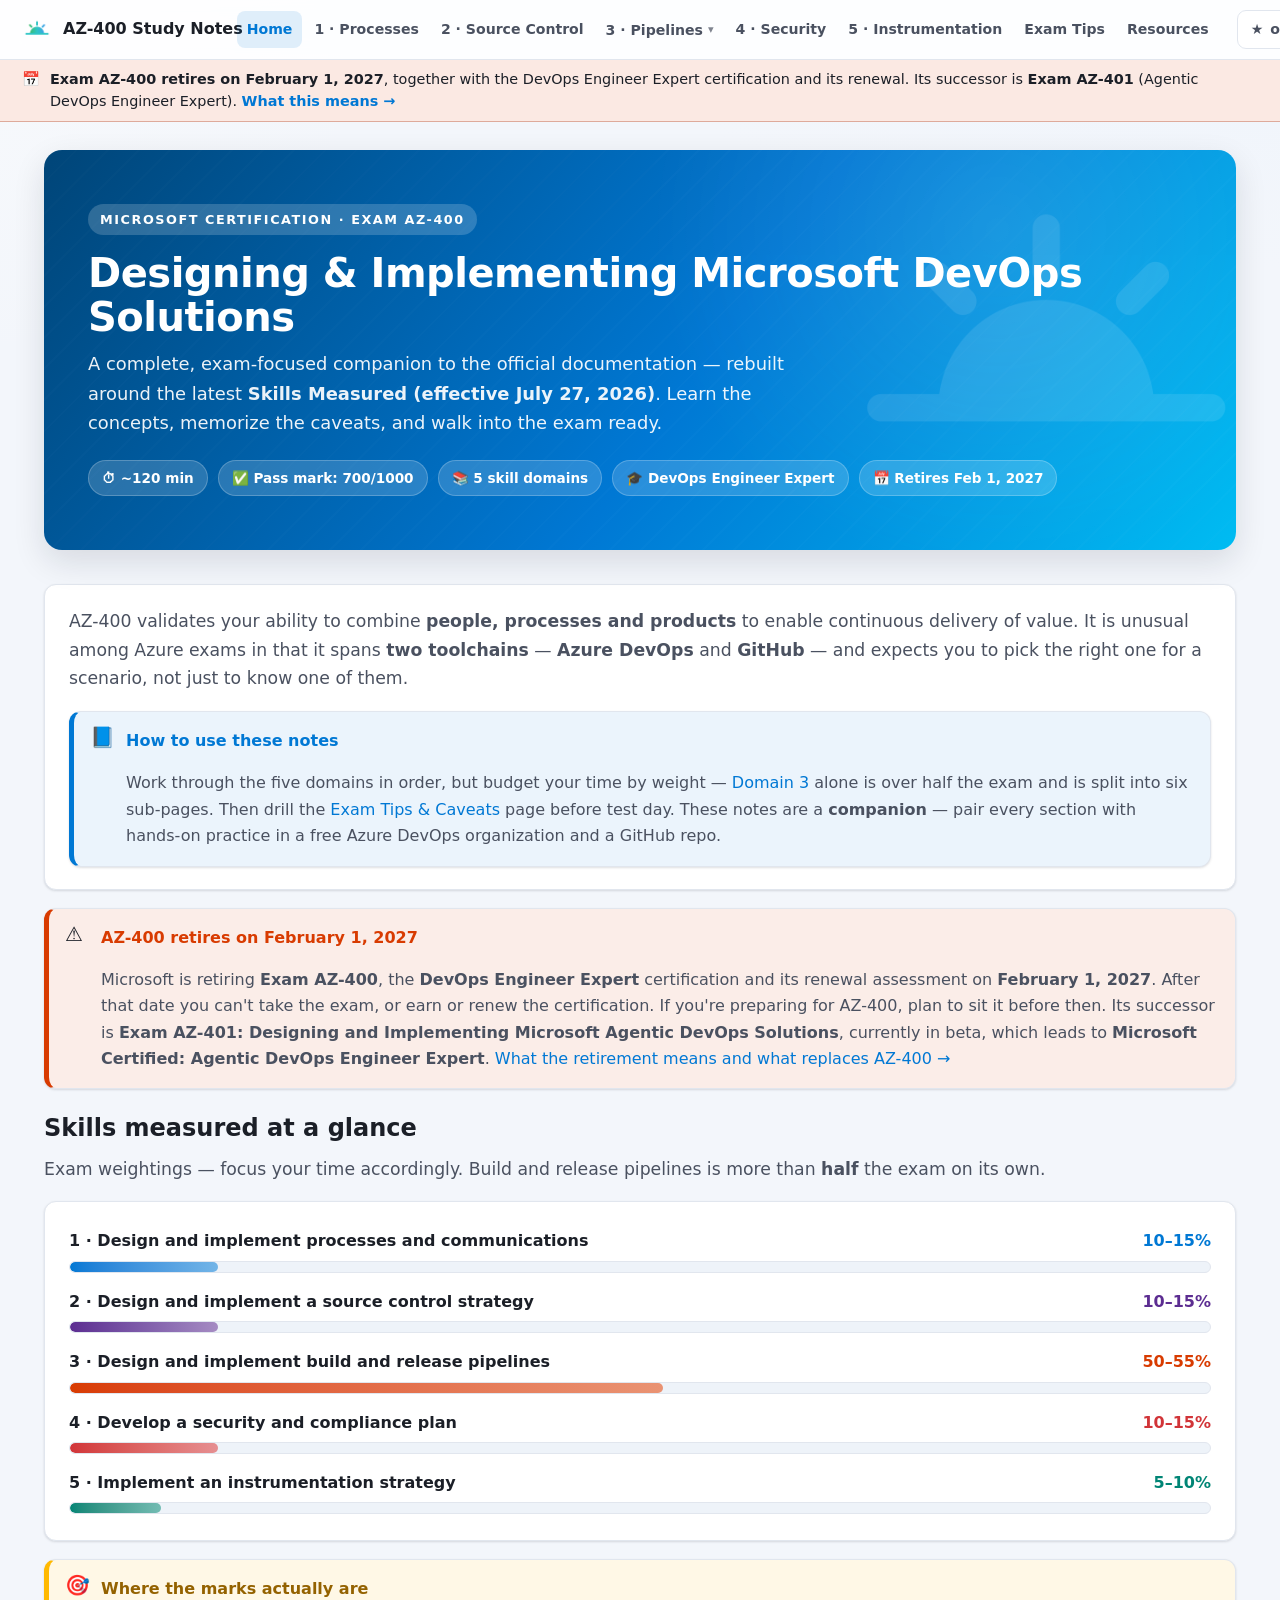
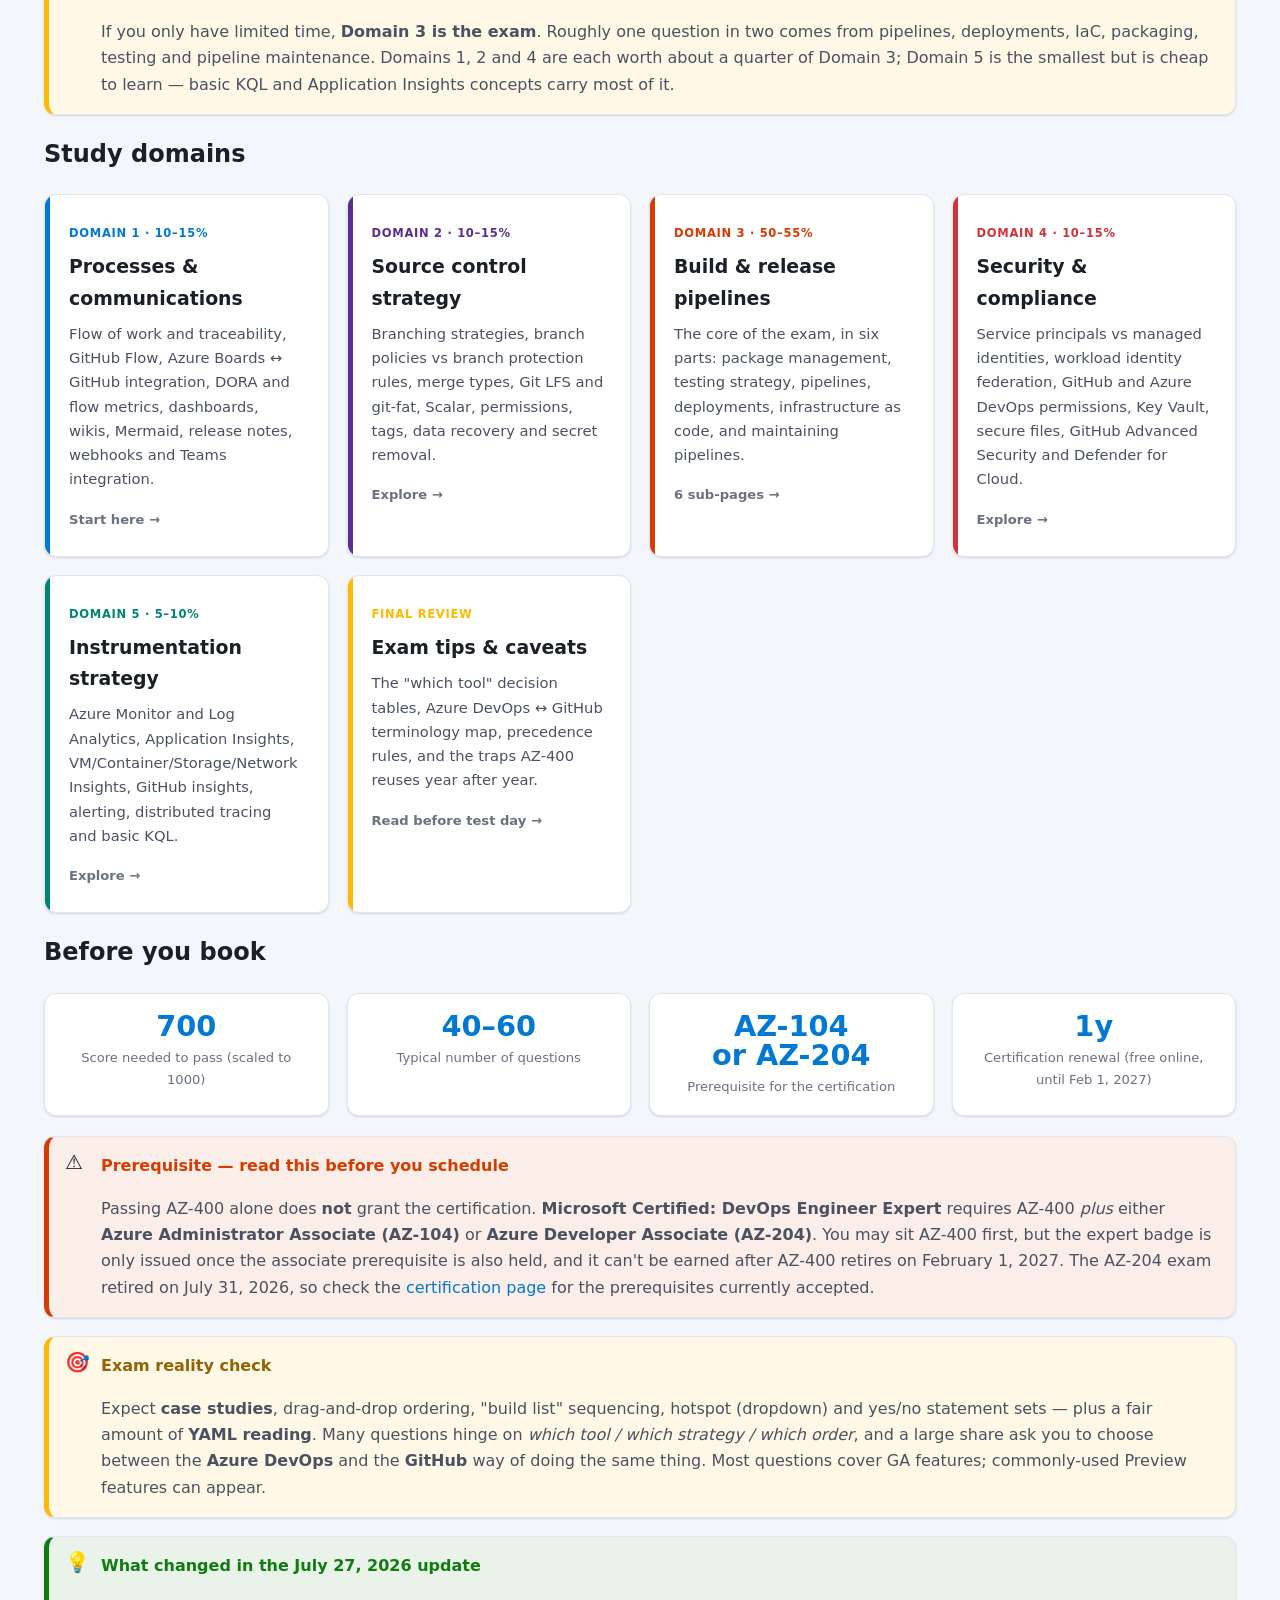
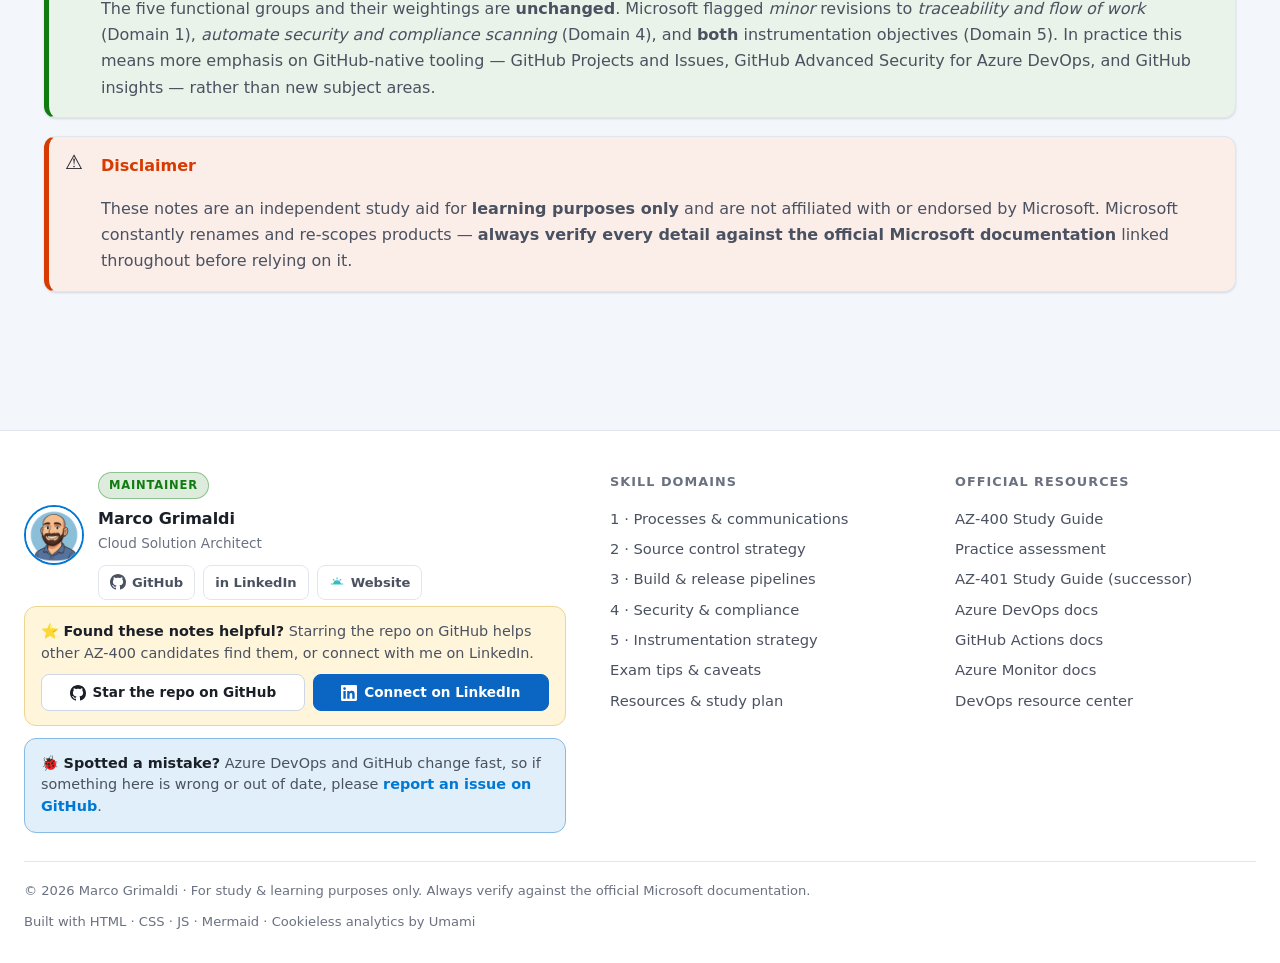
<file: index.html>
<!DOCTYPE html>
<html lang="en" data-theme="light">
<head>
  <meta charset="UTF-8">
  <meta name="viewport" content="width=device-width, initial-scale=1.0">
  <title>AZ-400 Study Notes v2 · Designing and Implementing Microsoft DevOps Solutions</title>
  <meta name="description" content="Comprehensive, exam-focused study notes for Microsoft AZ-400: Designing and Implementing Microsoft DevOps Solutions. Aligned to the skills measured effective July 27, 2026 — progress bars, Mermaid diagrams, YAML comparisons, tables and exam caveats. AZ-400 retires on February 1, 2027; its successor is Exam AZ-401.">
  <meta name="author" content="Marco Grimaldi">
  <link rel="icon" href="assets/images/site-mark-no-bg.png">
  <link rel="stylesheet" href="assets/css/style.css">
  <link rel="canonical" href="https://marcogrimaldi29.com/az-400-study-notes-v2/">
  <meta name="robots" content="index, follow">
  <meta name="theme-color" content="#0078d4">
  <!-- Open Graph / social -->
  <meta property="og:type" content="website">
  <meta property="og:site_name" content="AZ-400 Study Notes v2">
  <meta property="og:title" content="AZ-400 Study Notes v2 · Microsoft DevOps Engineer Expert">
  <meta property="og:description" content="Exam-focused AZ-400 study notes aligned to the latest skills measured — progress bars, diagrams, side-by-side YAML and exam caveats.">
  <meta property="og:url" content="https://marcogrimaldi29.com/az-400-study-notes-v2/">
  <meta property="og:image" content="https://marcogrimaldi29.com/az-400-study-notes-v2/assets/images/site-mark-no-bg.png">
  <meta name="twitter:card" content="summary_large_image">
  <meta name="twitter:title" content="AZ-400 Study Notes v2 · Microsoft DevOps Engineer Expert">
  <meta name="twitter:description" content="Exam-focused AZ-400 study notes aligned to the latest Microsoft skills measured.">
  <meta name="twitter:image" content="https://marcogrimaldi29.com/az-400-study-notes-v2/assets/images/site-mark-no-bg.png">
  <!-- Structured data -->
  <script type="application/ld+json">
  {"@context":"https://schema.org","@graph":[{"@type":"WebSite","@id":"https://marcogrimaldi29.com/az-400-study-notes-v2/#website","url":"https://marcogrimaldi29.com/az-400-study-notes-v2/","name":"AZ-400 Study Notes v2","description":"Exam-focused study notes for Microsoft AZ-400: Designing and Implementing Microsoft DevOps Solutions.","inLanguage":"en","publisher":{"@id":"https://marcogrimaldi29.com/#person"}},{"@type":"Person","@id":"https://marcogrimaldi29.com/#person","name":"Marco Grimaldi","url":"https://marcogrimaldi29.com/","sameAs":["https://github.com/marcogrimaldi29","https://www.linkedin.com/in/marco-grimaldi29/"]},{"@type":"Course","name":"AZ-400: Designing and Implementing Microsoft DevOps Solutions — Study Notes","description":"Free, exam-focused study notes covering the five AZ-400 skill domains: processes and communications, source control strategy, build and release pipelines, security and compliance, and instrumentation.","url":"https://marcogrimaldi29.com/az-400-study-notes-v2/","inLanguage":"en","provider":{"@type":"Person","name":"Marco Grimaldi","url":"https://marcogrimaldi29.com/"},"teaches":["Design and implement processes and communications","Design and implement a source control strategy","Design and implement build and release pipelines","Develop a security and compliance plan","Implement an instrumentation strategy"],"hasCourseInstance":{"@type":"CourseInstance","courseMode":"online","courseWorkload":"PT60H"}}]}
  </script>
</head>
<body data-page="home">

  <div class="page-wide">

    <section class="hero">
      <span class="eyebrow">Microsoft Certification · Exam AZ-400</span>
      <h1>Designing &amp; Implementing Microsoft DevOps Solutions</h1>
      <p>A complete, exam-focused companion to the official documentation — rebuilt around the latest <strong>Skills Measured (effective July 27, 2026)</strong>. Learn the concepts, memorize the caveats, and walk into the exam ready.</p>
      <div class="hero-meta">
        <span>⏱ ~120 min</span>
        <span>✅ Pass mark: 700/1000</span>
        <span>📚 5 skill domains</span>
        <span>🎓 DevOps Engineer Expert</span>
        <span>📅 Retires Feb 1, 2027</span>
      </div>
    </section>

    <div class="card">
      <p class="lead" style="margin-top:0">AZ-400 validates your ability to combine <strong>people, processes and products</strong> to enable continuous delivery of value. It is unusual among Azure exams in that it spans <strong>two toolchains</strong> — <strong>Azure DevOps</strong> and <strong>GitHub</strong> — and expects you to pick the right one for a scenario, not just to know one of them.</p>
      <div class="callout note" style="margin-bottom:0">
        <p class="ct-title">How to use these notes</p>
        <p>Work through the five domains in order, but budget your time by weight — <a href="domain-3-pipelines/">Domain 3</a> alone is over half the exam and is split into six sub-pages. Then drill the <a href="exam-tips/">Exam Tips &amp; Caveats</a> page before test day. These notes are a <strong>companion</strong> — pair every section with hands-on practice in a free Azure DevOps organization and a GitHub repo.</p>
      </div>
    </div>

    <div class="callout warn">
      <p class="ct-title">AZ-400 retires on February 1, 2027</p>
      <p>Microsoft is retiring <strong>Exam AZ-400</strong>, the <strong>DevOps Engineer Expert</strong> certification and its renewal assessment on <strong>February 1, 2027</strong>. After that date you can't take the exam, or earn or renew the certification. If you're preparing for AZ-400, plan to sit it before then. Its successor is <strong>Exam AZ-401: Designing and Implementing Microsoft Agentic DevOps Solutions</strong>, currently in beta, which leads to <strong>Microsoft Certified: Agentic DevOps Engineer Expert</strong>. <a href="resources/#retirement">What the retirement means and what replaces AZ-400 →</a></p>
    </div>

    <h2 class="content" style="border:0;margin-bottom:6px">Skills measured at a glance</h2>
    <p class="lead" style="margin-top:0">Exam weightings — focus your time accordingly. Build and release pipelines is more than <strong>half</strong> the exam on its own.</p>

    <div class="card">
      <div class="weight-list">
        <div class="weight-row" style="--accent:var(--d1)">
          <div class="wr-top"><span class="wr-name">1 · Design and implement processes and communications</span><span class="wr-pct">10–15%</span></div>
          <div class="progress"><span data-pct="13"></span></div>
        </div>
        <div class="weight-row" style="--accent:var(--d2)">
          <div class="wr-top"><span class="wr-name">2 · Design and implement a source control strategy</span><span class="wr-pct">10–15%</span></div>
          <div class="progress"><span data-pct="13"></span></div>
        </div>
        <div class="weight-row" style="--accent:var(--d3)">
          <div class="wr-top"><span class="wr-name">3 · Design and implement build and release pipelines</span><span class="wr-pct">50–55%</span></div>
          <div class="progress"><span data-pct="52"></span></div>
        </div>
        <div class="weight-row" style="--accent:var(--d4)">
          <div class="wr-top"><span class="wr-name">4 · Develop a security and compliance plan</span><span class="wr-pct">10–15%</span></div>
          <div class="progress"><span data-pct="13"></span></div>
        </div>
        <div class="weight-row" style="--accent:var(--d5)">
          <div class="wr-top"><span class="wr-name">5 · Implement an instrumentation strategy</span><span class="wr-pct">5–10%</span></div>
          <div class="progress"><span data-pct="8"></span></div>
        </div>
      </div>
    </div>

    <div class="callout exam">
      <p class="ct-title">Where the marks actually are</p>
      <p>If you only have limited time, <strong>Domain 3 is the exam</strong>. Roughly one question in two comes from pipelines, deployments, IaC, packaging, testing and pipeline maintenance. Domains 1, 2 and 4 are each worth about a quarter of Domain 3; Domain 5 is the smallest but is cheap to learn — basic KQL and Application Insights concepts carry most of it.</p>
    </div>

    <h2 class="content" style="border:0;margin-bottom:6px">Study domains</h2>
    <div class="card-grid">
      <a class="nav-card" href="domain-1-processes/" style="--accent:var(--d1)">
        <span class="nc-badge">Domain 1 · 10–15%</span>
        <h3>Processes &amp; communications</h3>
        <p>Flow of work and traceability, GitHub Flow, Azure Boards ↔ GitHub integration, DORA and flow metrics, dashboards, wikis, Mermaid, release notes, webhooks and Teams integration.</p>
        <span class="nc-foot">Start here →</span>
      </a>
      <a class="nav-card" href="domain-2-source-control/" style="--accent:var(--d2)">
        <span class="nc-badge">Domain 2 · 10–15%</span>
        <h3>Source control strategy</h3>
        <p>Branching strategies, branch policies vs branch protection rules, merge types, Git LFS and git-fat, Scalar, permissions, tags, data recovery and secret removal.</p>
        <span class="nc-foot">Explore →</span>
      </a>
      <a class="nav-card" href="domain-3-pipelines/" style="--accent:var(--d3)">
        <span class="nc-badge">Domain 3 · 50–55%</span>
        <h3>Build &amp; release pipelines</h3>
        <p>The core of the exam, in six parts: package management, testing strategy, pipelines, deployments, infrastructure as code, and maintaining pipelines.</p>
        <span class="nc-foot">6 sub-pages →</span>
      </a>
      <a class="nav-card" href="domain-4-security/" style="--accent:var(--d4)">
        <span class="nc-badge">Domain 4 · 10–15%</span>
        <h3>Security &amp; compliance</h3>
        <p>Service principals vs managed identities, workload identity federation, GitHub and Azure DevOps permissions, Key Vault, secure files, GitHub Advanced Security and Defender for Cloud.</p>
        <span class="nc-foot">Explore →</span>
      </a>
      <a class="nav-card" href="domain-5-instrumentation/" style="--accent:var(--d5)">
        <span class="nc-badge">Domain 5 · 5–10%</span>
        <h3>Instrumentation strategy</h3>
        <p>Azure Monitor and Log Analytics, Application Insights, VM/Container/Storage/Network Insights, GitHub insights, alerting, distributed tracing and basic KQL.</p>
        <span class="nc-foot">Explore →</span>
      </a>
      <a class="nav-card" href="exam-tips/" style="--accent:var(--ms-amber)">
        <span class="nc-badge">Final review</span>
        <h3>Exam tips &amp; caveats</h3>
        <p>The "which tool" decision tables, Azure DevOps ↔ GitHub terminology map, precedence rules, and the traps AZ-400 reuses year after year.</p>
        <span class="nc-foot">Read before test day →</span>
      </a>
    </div>

    <h2 class="content" style="border:0;margin-bottom:6px">Before you book</h2>
    <div class="card-grid">
      <div class="stat"><div class="s-num">700</div><div class="s-lbl">Score needed to pass (scaled to 1000)</div></div>
      <div class="stat"><div class="s-num">40–60</div><div class="s-lbl">Typical number of questions</div></div>
      <div class="stat"><div class="s-num">AZ-104<br>or AZ-204</div><div class="s-lbl">Prerequisite for the certification</div></div>
      <div class="stat"><div class="s-num">1y</div><div class="s-lbl">Certification renewal (free online, until Feb 1, 2027)</div></div>
    </div>

    <div class="callout warn">
      <p class="ct-title">Prerequisite — read this before you schedule</p>
      <p>Passing AZ-400 alone does <strong>not</strong> grant the certification. <strong>Microsoft Certified: DevOps Engineer Expert</strong> requires AZ-400 <em>plus</em> either <strong>Azure Administrator Associate (AZ-104)</strong> or <strong>Azure Developer Associate (AZ-204)</strong>. You may sit AZ-400 first, but the expert badge is only issued once the associate prerequisite is also held, and it can't be earned after AZ-400 retires on February 1, 2027. The AZ-204 exam retired on July 31, 2026, so check the <a href="https://learn.microsoft.com/en-us/credentials/certifications/devops-engineer/" target="_blank" rel="noopener">certification page</a> for the prerequisites currently accepted.</p>
    </div>

    <div class="callout exam">
      <p class="ct-title">Exam reality check</p>
      <p>Expect <strong>case studies</strong>, drag-and-drop ordering, "build list" sequencing, hotspot (dropdown) and yes/no statement sets — plus a fair amount of <strong>YAML reading</strong>. Many questions hinge on <em>which tool / which strategy / which order</em>, and a large share ask you to choose between the <strong>Azure DevOps</strong> and the <strong>GitHub</strong> way of doing the same thing. Most questions cover GA features; commonly-used Preview features can appear.</p>
    </div>

    <div class="callout tip">
      <p class="ct-title">What changed in the July 27, 2026 update</p>
      <p>The five functional groups and their weightings are <strong>unchanged</strong>. Microsoft flagged <em>minor</em> revisions to <em>traceability and flow of work</em> (Domain 1), <em>automate security and compliance scanning</em> (Domain 4), and <strong>both</strong> instrumentation objectives (Domain 5). In practice this means more emphasis on GitHub-native tooling — GitHub Projects and Issues, GitHub Advanced Security for Azure DevOps, and GitHub insights — rather than new subject areas.</p>
    </div>

    <div class="callout warn">
      <p class="ct-title">Disclaimer</p>
      <p>These notes are an independent study aid for <strong>learning purposes only</strong> and are not affiliated with or endorsed by Microsoft. Microsoft constantly renames and re-scopes products — <strong>always verify every detail against the official Microsoft documentation</strong> linked throughout before relying on it.</p>
    </div>

  </div>

  <script src="assets/js/main.js"></script>
</body>
</html>
</file>
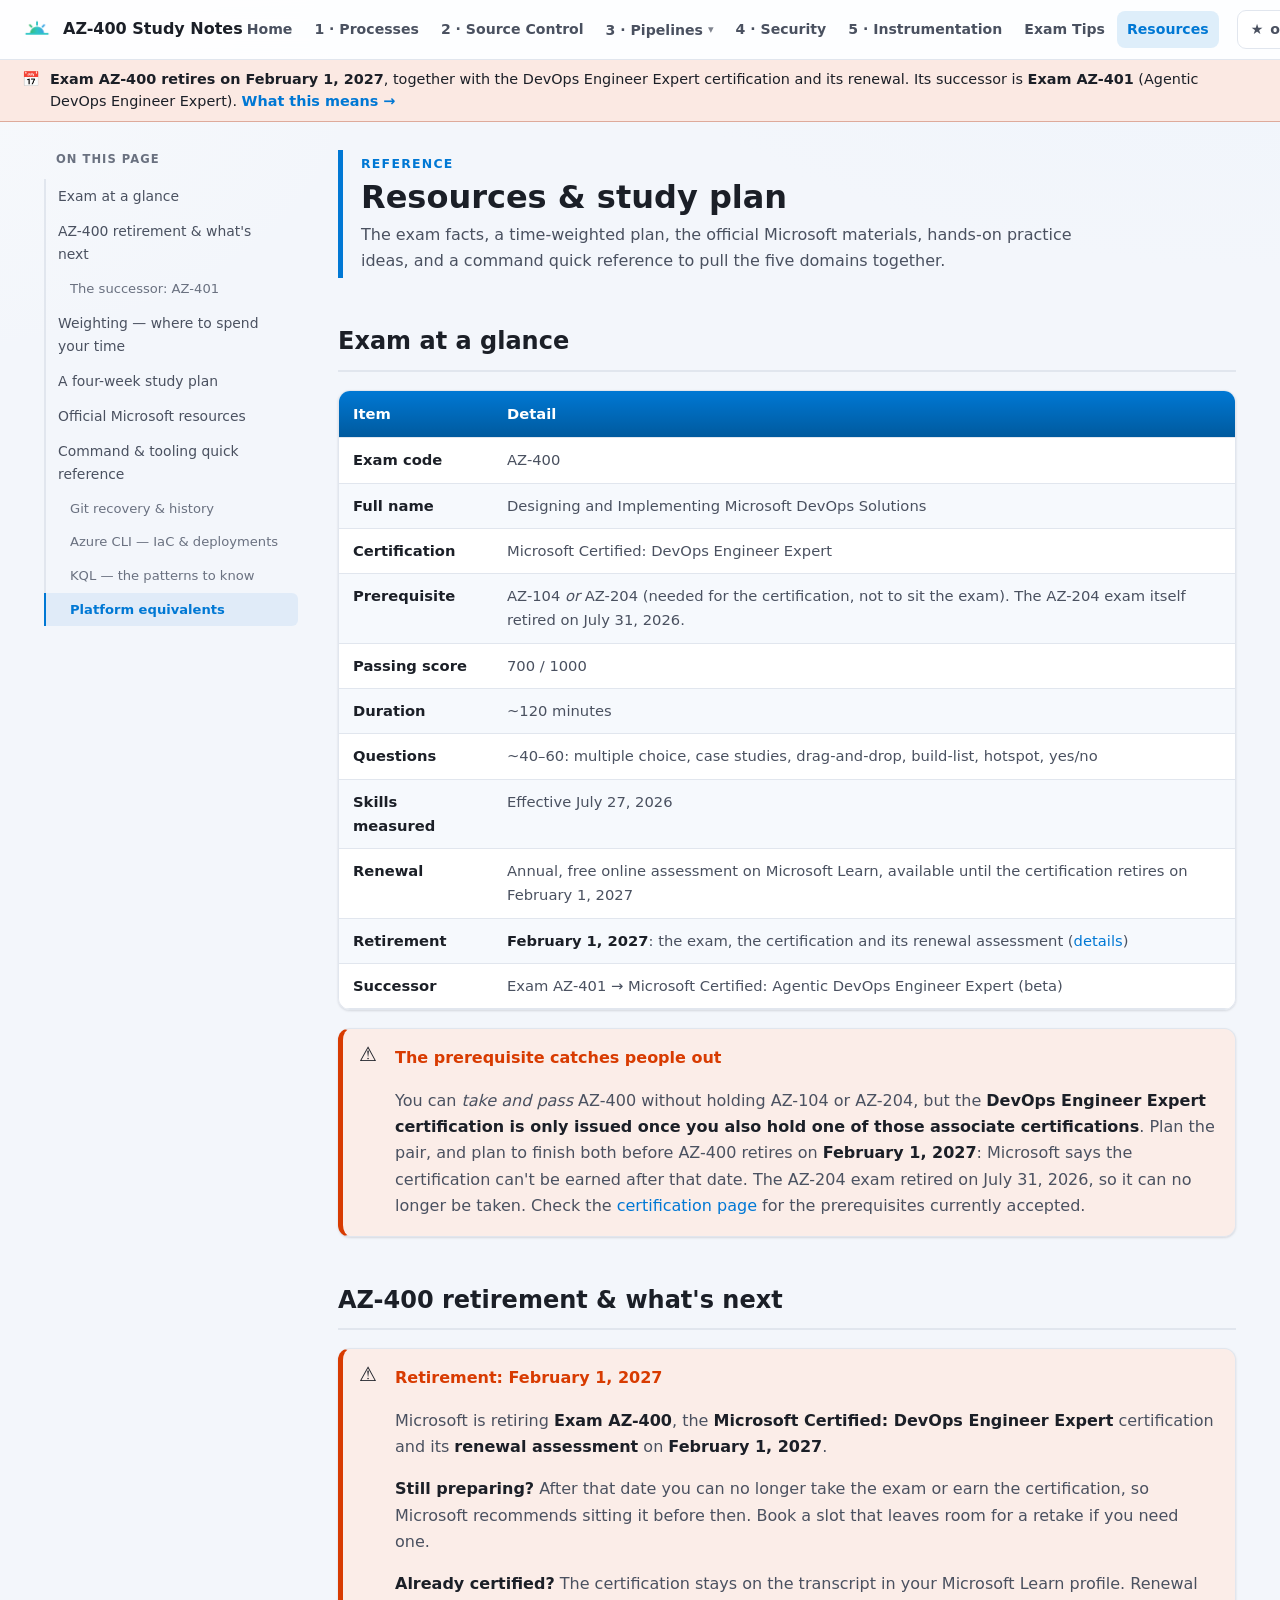
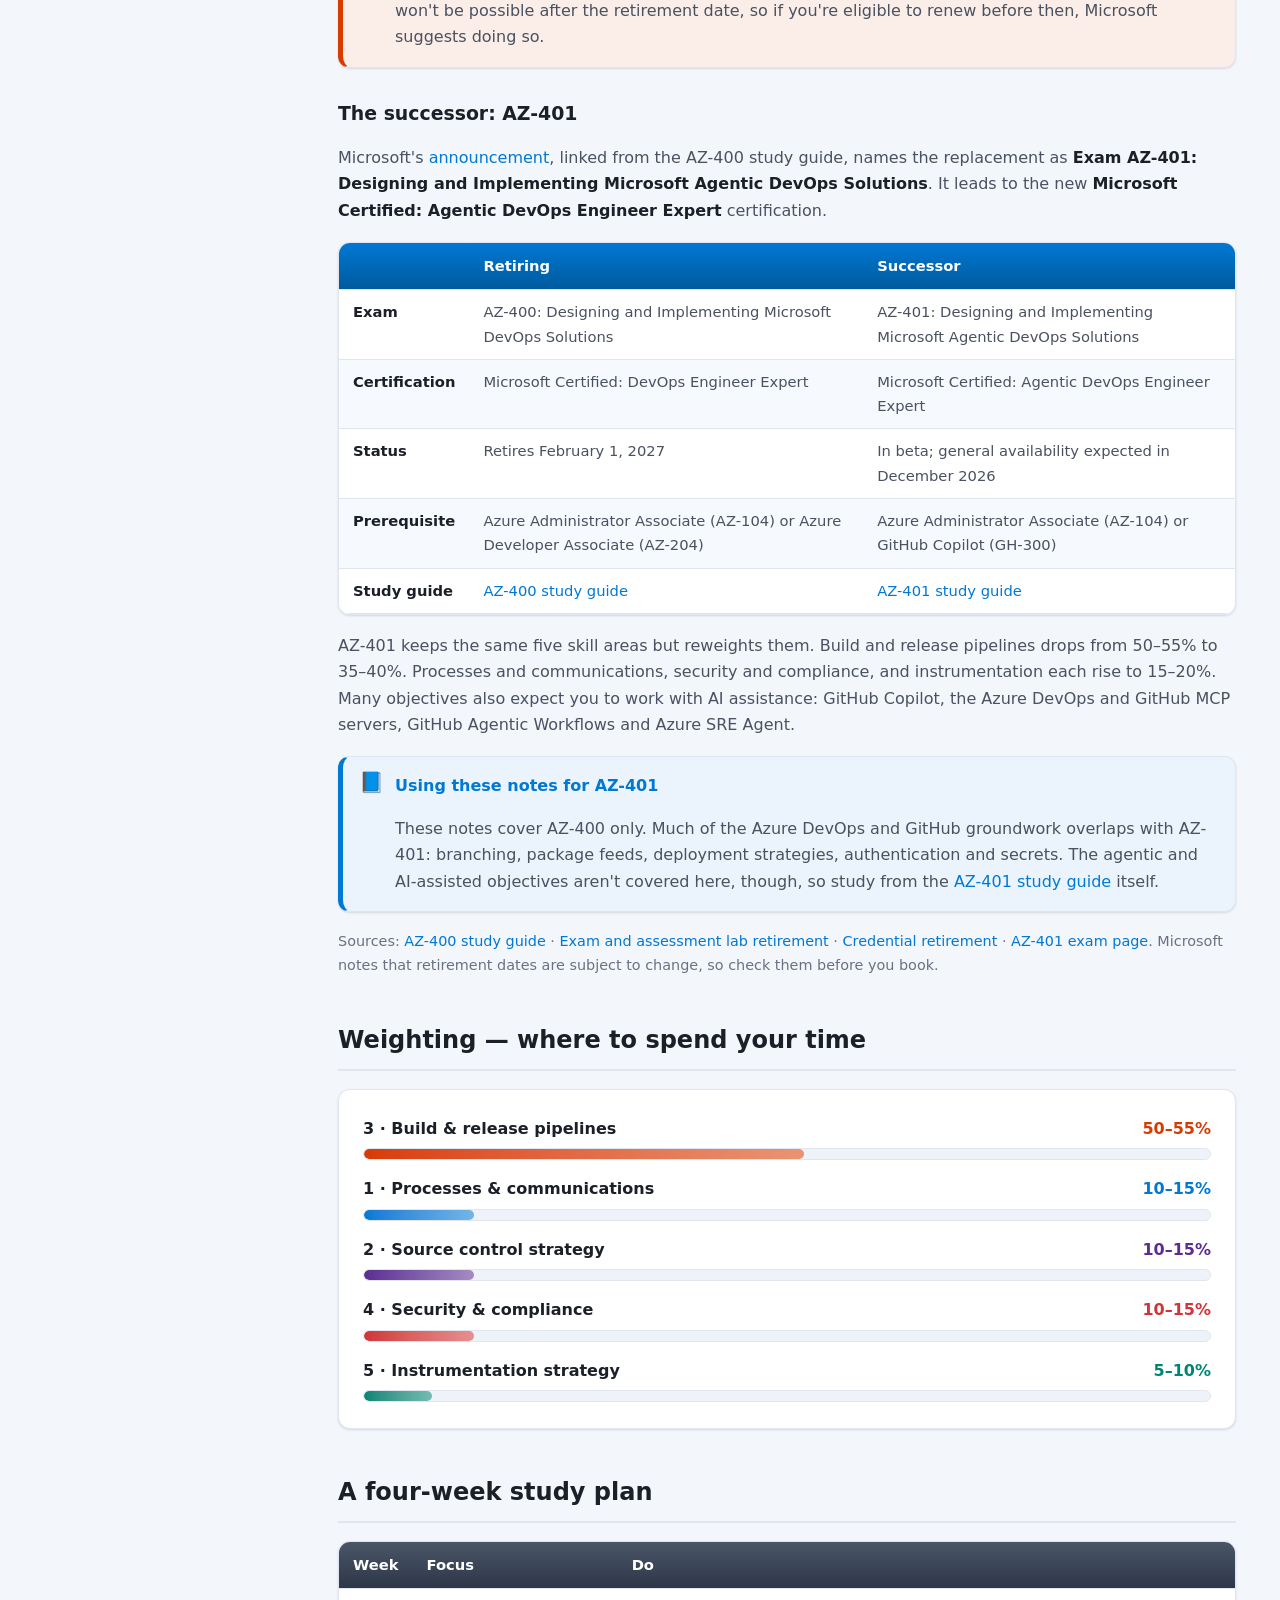
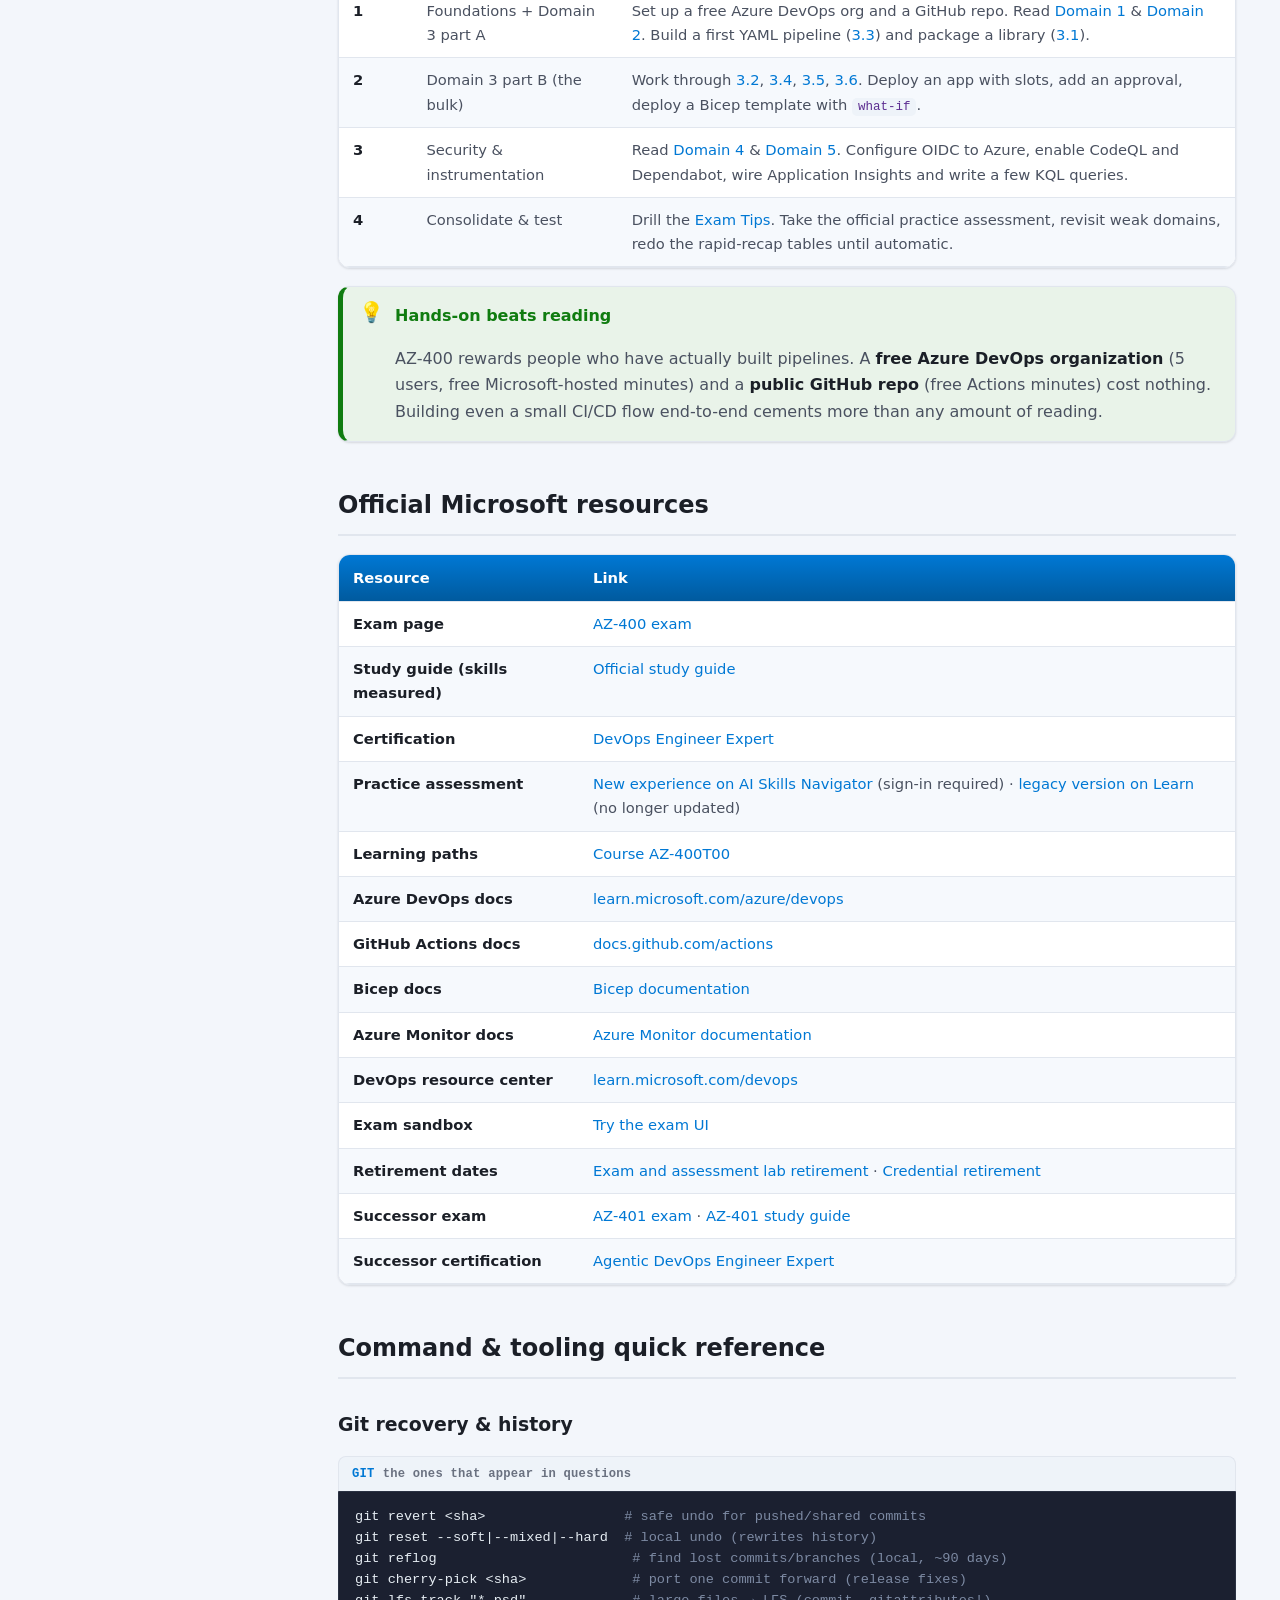
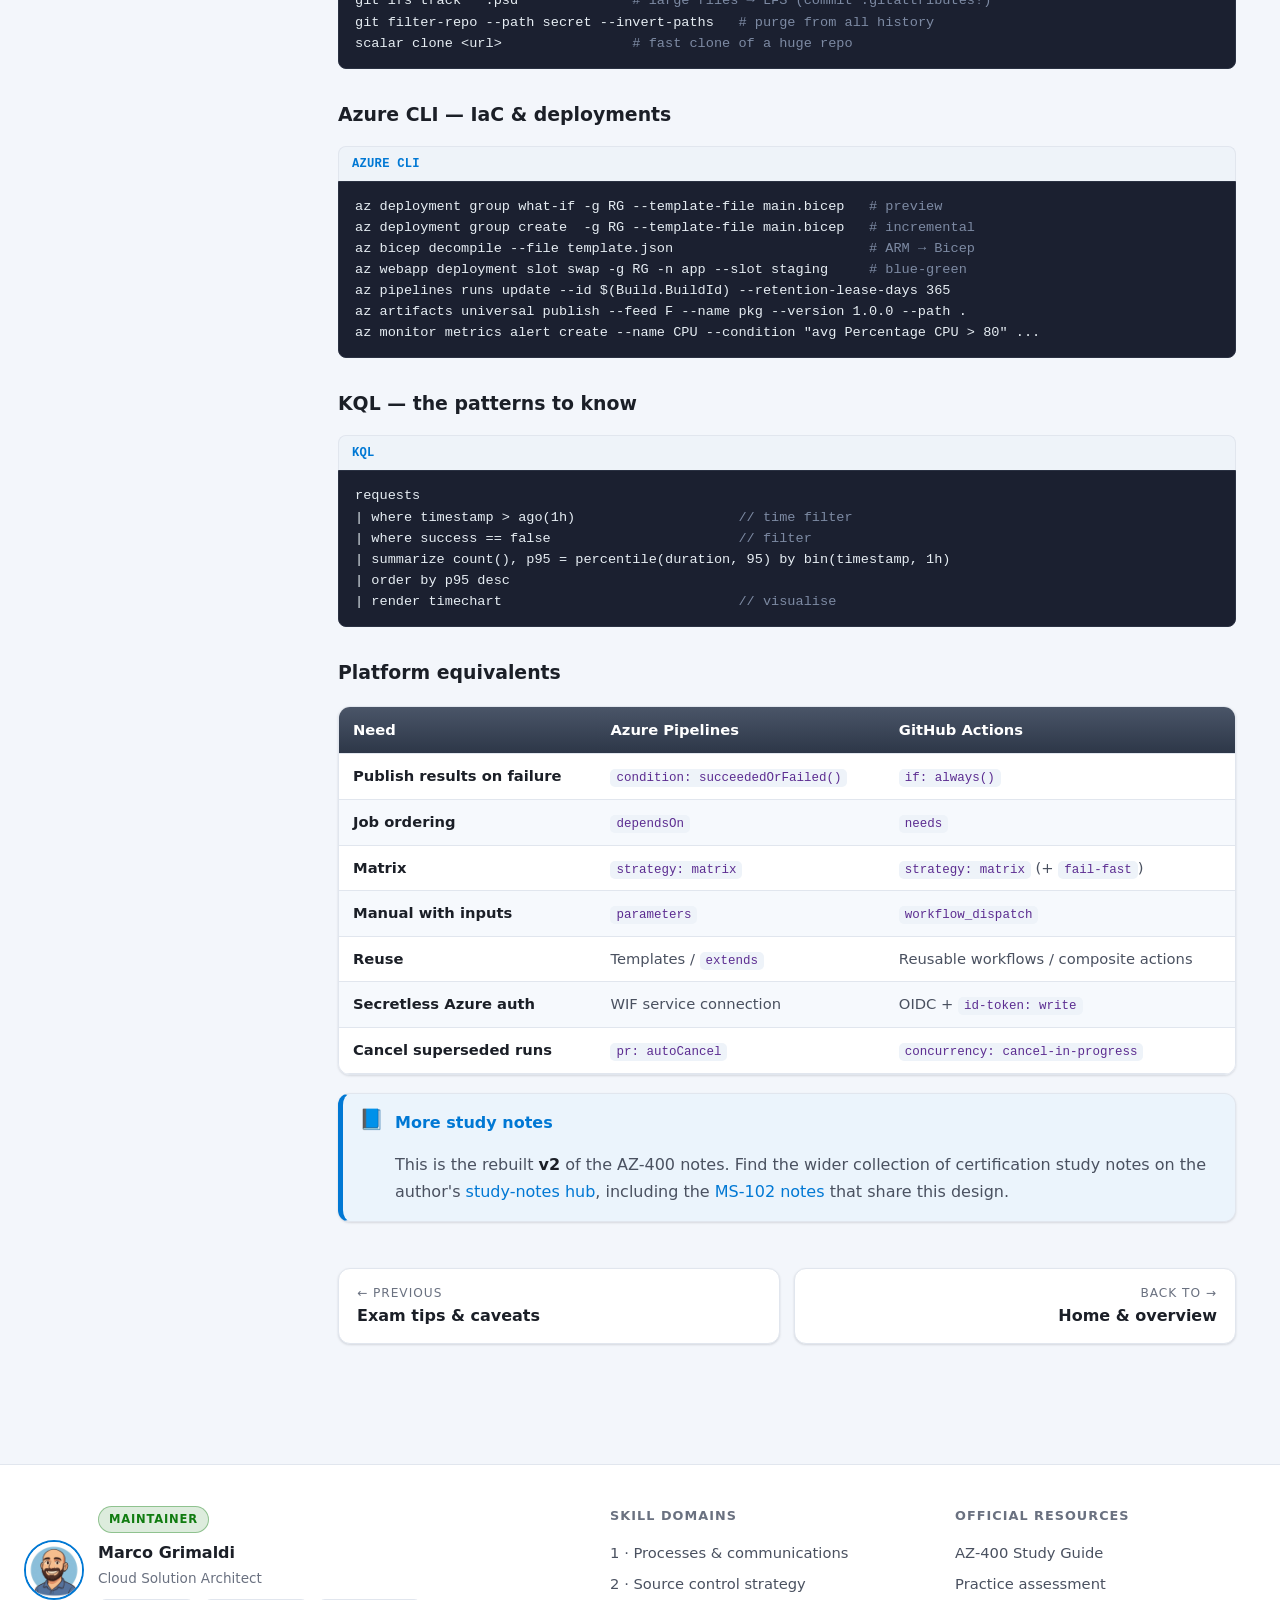
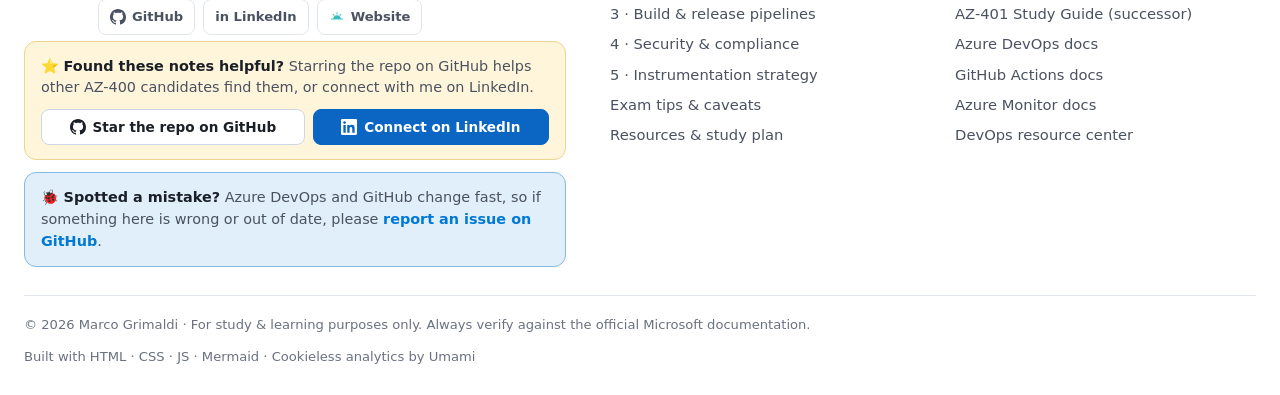
<file: resources/index.html>
<!DOCTYPE html>
<html lang="en" data-theme="light">
<head>
  <meta charset="UTF-8">
  <meta name="viewport" content="width=device-width, initial-scale=1.0">
  <title>Resources &amp; Study Plan — AZ-400</title>
  <meta name="description" content="AZ-400 resources: exam facts and prerequisites, the February 1, 2027 retirement and the AZ-401 successor, a weighted study plan, official Microsoft learning paths and documentation, hands-on practice ideas, and command/tooling quick reference.">
  <meta name="author" content="Marco Grimaldi">
  <link rel="canonical" href="https://marcogrimaldi29.com/az-400-study-notes-v2/resources/">
  <meta name="robots" content="index, follow">
  <meta name="theme-color" content="#0078d4">
  <meta property="og:type" content="article">
  <meta property="og:site_name" content="AZ-400 Study Notes v2">
  <meta property="og:title" content="AZ-400 Resources and Study Plan">
  <meta property="og:description" content="Exam facts, a weighted study plan, official learning paths and documentation, and a command quick reference for AZ-400.">
  <meta property="og:url" content="https://marcogrimaldi29.com/az-400-study-notes-v2/resources/">
  <meta property="og:image" content="https://marcogrimaldi29.com/az-400-study-notes-v2/assets/images/site-mark-no-bg.png">
  <meta name="twitter:card" content="summary_large_image">
  <meta name="twitter:title" content="AZ-400 Resources and Study Plan">
  <meta name="twitter:description" content="Exam facts, a weighted study plan, official docs and a command quick reference.">
  <meta name="twitter:image" content="https://marcogrimaldi29.com/az-400-study-notes-v2/assets/images/site-mark-no-bg.png">
  <script type="application/ld+json">
  {"@context":"https://schema.org","@graph":[{"@type":"TechArticle","headline":"AZ-400 Resources and Study Plan","description":"Exam facts, a weighted study plan, official learning paths and documentation, and a command quick reference for AZ-400.","inLanguage":"en","url":"https://marcogrimaldi29.com/az-400-study-notes-v2/resources/","author":{"@type":"Person","name":"Marco Grimaldi","url":"https://marcogrimaldi29.com/"},"isPartOf":"https://marcogrimaldi29.com/az-400-study-notes-v2/"},{"@type":"BreadcrumbList","itemListElement":[{"@type":"ListItem","position":1,"name":"AZ-400 Study Notes v2","item":"https://marcogrimaldi29.com/az-400-study-notes-v2/"},{"@type":"ListItem","position":2,"name":"Resources","item":"https://marcogrimaldi29.com/az-400-study-notes-v2/resources/"}]}]}
  </script>
  <link rel="icon" href="../assets/images/site-mark-no-bg.png">
  <link rel="stylesheet" href="../assets/css/style.css">
</head>
<body data-page="resources">
  <div class="layout" style="--accent:var(--ms-blue)">

    <aside class="toc"><h4>On this page</h4><nav id="toc-list"></nav></aside>

    <main class="content">
      <div class="page-head">
        <div class="kicker">Reference</div>
        <h1>Resources &amp; study plan</h1>
        <p>The exam facts, a time-weighted plan, the official Microsoft materials, hands-on practice ideas, and a command quick reference to pull the five domains together.</p>
      </div>

      <!-- ===================== -->
      <h2 id="exam-facts">Exam at a glance</h2>
      <div class="table-wrap">
        <table class="tbl">
          <thead><tr><th>Item</th><th>Detail</th></tr></thead>
          <tbody>
            <tr><td><strong>Exam code</strong></td><td>AZ-400</td></tr>
            <tr><td><strong>Full name</strong></td><td>Designing and Implementing Microsoft DevOps Solutions</td></tr>
            <tr><td><strong>Certification</strong></td><td>Microsoft Certified: DevOps Engineer Expert</td></tr>
            <tr><td><strong>Prerequisite</strong></td><td>AZ-104 <em>or</em> AZ-204 (needed for the certification, not to sit the exam). The AZ-204 exam itself retired on July 31, 2026.</td></tr>
            <tr><td><strong>Passing score</strong></td><td>700 / 1000</td></tr>
            <tr><td><strong>Duration</strong></td><td>~120 minutes</td></tr>
            <tr><td><strong>Questions</strong></td><td>~40–60: multiple choice, case studies, drag-and-drop, build-list, hotspot, yes/no</td></tr>
            <tr><td><strong>Skills measured</strong></td><td>Effective July 27, 2026</td></tr>
            <tr><td><strong>Renewal</strong></td><td>Annual, free online assessment on Microsoft Learn, available until the certification retires on February 1, 2027</td></tr>
            <tr><td><strong>Retirement</strong></td><td><strong>February 1, 2027</strong>: the exam, the certification and its renewal assessment (<a href="#retirement">details</a>)</td></tr>
            <tr><td><strong>Successor</strong></td><td>Exam AZ-401 → Microsoft Certified: Agentic DevOps Engineer Expert (beta)</td></tr>
          </tbody>
        </table>
      </div>
      <div class="callout warn">
        <p class="ct-title">The prerequisite catches people out</p>
        <p>You can <em>take and pass</em> AZ-400 without holding AZ-104 or AZ-204, but the <strong>DevOps Engineer Expert certification is only issued once you also hold one of those associate certifications</strong>. Plan the pair, and plan to finish both before AZ-400 retires on <strong>February 1, 2027</strong>: Microsoft says the certification can't be earned after that date. The AZ-204 exam retired on July 31, 2026, so it can no longer be taken. Check the <a href="https://learn.microsoft.com/en-us/credentials/certifications/devops-engineer/" target="_blank" rel="noopener">certification page</a> for the prerequisites currently accepted.</p>
      </div>

      <!-- ===================== -->
      <h2 id="retirement">AZ-400 retirement &amp; what's next</h2>
      <div class="callout warn">
        <p class="ct-title">Retirement: February 1, 2027</p>
        <p>Microsoft is retiring <strong>Exam AZ-400</strong>, the <strong>Microsoft Certified: DevOps Engineer Expert</strong> certification and its <strong>renewal assessment</strong> on <strong>February 1, 2027</strong>.</p>
        <p><strong>Still preparing?</strong> After that date you can no longer take the exam or earn the certification, so Microsoft recommends sitting it before then. Book a slot that leaves room for a retake if you need one.</p>
        <p><strong>Already certified?</strong> The certification stays on the transcript in your Microsoft Learn profile. Renewal won't be possible after the retirement date, so if you're eligible to renew before then, Microsoft suggests doing so.</p>
      </div>

      <h3 id="successor">The successor: AZ-401</h3>
      <p>Microsoft's <a href="https://techcommunity.microsoft.com/blog/skills-hub-blog/new-microsoft-certified-agentic-devops-engineer-expert/4528356" target="_blank" rel="noopener">announcement</a>, linked from the AZ-400 study guide, names the replacement as <strong>Exam AZ-401: Designing and Implementing Microsoft Agentic DevOps Solutions</strong>. It leads to the new <strong>Microsoft Certified: Agentic DevOps Engineer Expert</strong> certification.</p>
      <div class="table-wrap">
        <table class="tbl">
          <thead><tr><th></th><th>Retiring</th><th>Successor</th></tr></thead>
          <tbody>
            <tr><td><strong>Exam</strong></td><td>AZ-400: Designing and Implementing Microsoft DevOps Solutions</td><td>AZ-401: Designing and Implementing Microsoft Agentic DevOps Solutions</td></tr>
            <tr><td><strong>Certification</strong></td><td>Microsoft Certified: DevOps Engineer Expert</td><td>Microsoft Certified: Agentic DevOps Engineer Expert</td></tr>
            <tr><td><strong>Status</strong></td><td>Retires February 1, 2027</td><td>In beta; general availability expected in December 2026</td></tr>
            <tr><td><strong>Prerequisite</strong></td><td>Azure Administrator Associate (AZ-104) or Azure Developer Associate (AZ-204)</td><td>Azure Administrator Associate (AZ-104) or GitHub Copilot (GH-300)</td></tr>
            <tr><td><strong>Study guide</strong></td><td><a href="https://learn.microsoft.com/en-us/credentials/certifications/resources/study-guides/az-400" target="_blank" rel="noopener">AZ-400 study guide</a></td><td><a href="https://learn.microsoft.com/en-us/credentials/certifications/resources/study-guides/az-401" target="_blank" rel="noopener">AZ-401 study guide</a></td></tr>
          </tbody>
        </table>
      </div>
      <p>AZ-401 keeps the same five skill areas but reweights them. Build and release pipelines drops from 50–55% to 35–40%. Processes and communications, security and compliance, and instrumentation each rise to 15–20%. Many objectives also expect you to work with AI assistance: GitHub Copilot, the Azure DevOps and GitHub MCP servers, GitHub Agentic Workflows and Azure SRE Agent.</p>
      <div class="callout note">
        <p class="ct-title">Using these notes for AZ-401</p>
        <p>These notes cover AZ-400 only. Much of the Azure DevOps and GitHub groundwork overlaps with AZ-401: branching, package feeds, deployment strategies, authentication and secrets. The agentic and AI-assisted objectives aren't covered here, though, so study from the <a href="https://learn.microsoft.com/en-us/credentials/certifications/resources/study-guides/az-401" target="_blank" rel="noopener">AZ-401 study guide</a> itself.</p>
      </div>
      <p style="font-size:.9rem;color:var(--text-muted)">Sources: <a href="https://learn.microsoft.com/en-us/credentials/certifications/resources/study-guides/az-400" target="_blank" rel="noopener">AZ-400 study guide</a> · <a href="https://learn.microsoft.com/en-us/credentials/support/retired-certification-exams" target="_blank" rel="noopener">Exam and assessment lab retirement</a> · <a href="https://learn.microsoft.com/en-us/credentials/support/credential-retirement" target="_blank" rel="noopener">Credential retirement</a> · <a href="https://learn.microsoft.com/en-us/credentials/certifications/exams/az-401/" target="_blank" rel="noopener">AZ-401 exam page</a>. Microsoft notes that retirement dates are subject to change, so check them before you book.</p>

      <!-- ===================== -->
      <h2 id="weighting">Weighting — where to spend your time</h2>
      <div class="card">
        <div class="weight-list">
          <div class="weight-row" style="--accent:var(--d3)">
            <div class="wr-top"><span class="wr-name">3 · Build &amp; release pipelines</span><span class="wr-pct">50–55%</span></div>
            <div class="progress"><span data-pct="52"></span></div>
          </div>
          <div class="weight-row" style="--accent:var(--d1)">
            <div class="wr-top"><span class="wr-name">1 · Processes &amp; communications</span><span class="wr-pct">10–15%</span></div>
            <div class="progress"><span data-pct="13"></span></div>
          </div>
          <div class="weight-row" style="--accent:var(--d2)">
            <div class="wr-top"><span class="wr-name">2 · Source control strategy</span><span class="wr-pct">10–15%</span></div>
            <div class="progress"><span data-pct="13"></span></div>
          </div>
          <div class="weight-row" style="--accent:var(--d4)">
            <div class="wr-top"><span class="wr-name">4 · Security &amp; compliance</span><span class="wr-pct">10–15%</span></div>
            <div class="progress"><span data-pct="13"></span></div>
          </div>
          <div class="weight-row" style="--accent:var(--d5)">
            <div class="wr-top"><span class="wr-name">5 · Instrumentation strategy</span><span class="wr-pct">5–10%</span></div>
            <div class="progress"><span data-pct="8"></span></div>
          </div>
        </div>
      </div>

      <!-- ===================== -->
      <h2 id="study-plan">A four-week study plan</h2>
      <div class="table-wrap">
        <table class="tbl t-slate">
          <thead><tr><th>Week</th><th>Focus</th><th>Do</th></tr></thead>
          <tbody>
            <tr><td><strong>1</strong></td><td>Foundations + Domain 3 part A</td><td>Set up a free Azure DevOps org and a GitHub repo. Read <a href="../domain-1-processes/">Domain 1</a> &amp; <a href="../domain-2-source-control/">Domain 2</a>. Build a first YAML pipeline (<a href="../domain-3-pipelines/pipelines/">3.3</a>) and package a library (<a href="../domain-3-pipelines/package-management/">3.1</a>).</td></tr>
            <tr><td><strong>2</strong></td><td>Domain 3 part B (the bulk)</td><td>Work through <a href="../domain-3-pipelines/testing/">3.2</a>, <a href="../domain-3-pipelines/deployments/">3.4</a>, <a href="../domain-3-pipelines/infrastructure-as-code/">3.5</a>, <a href="../domain-3-pipelines/maintain/">3.6</a>. Deploy an app with slots, add an approval, deploy a Bicep template with <code>what-if</code>.</td></tr>
            <tr><td><strong>3</strong></td><td>Security &amp; instrumentation</td><td>Read <a href="../domain-4-security/">Domain 4</a> &amp; <a href="../domain-5-instrumentation/">Domain 5</a>. Configure OIDC to Azure, enable CodeQL and Dependabot, wire Application Insights and write a few KQL queries.</td></tr>
            <tr><td><strong>4</strong></td><td>Consolidate &amp; test</td><td>Drill the <a href="../exam-tips/">Exam Tips</a>. Take the official practice assessment, revisit weak domains, redo the rapid-recap tables until automatic.</td></tr>
          </tbody>
        </table>
      </div>
      <div class="callout tip">
        <p class="ct-title">Hands-on beats reading</p>
        <p>AZ-400 rewards people who have actually built pipelines. A <strong>free Azure DevOps organization</strong> (5 users, free Microsoft-hosted minutes) and a <strong>public GitHub repo</strong> (free Actions minutes) cost nothing. Building even a small CI/CD flow end-to-end cements more than any amount of reading.</p>
      </div>

      <!-- ===================== -->
      <h2 id="official">Official Microsoft resources</h2>
      <div class="table-wrap">
        <table class="tbl">
          <thead><tr><th>Resource</th><th>Link</th></tr></thead>
          <tbody>
            <tr><td>Exam page</td><td><a href="https://learn.microsoft.com/en-us/credentials/certifications/exams/az-400/" target="_blank" rel="noopener">AZ-400 exam</a></td></tr>
            <tr><td>Study guide (skills measured)</td><td><a href="https://learn.microsoft.com/en-us/credentials/certifications/resources/study-guides/az-400" target="_blank" rel="noopener">Official study guide</a></td></tr>
            <tr><td>Certification</td><td><a href="https://learn.microsoft.com/en-us/credentials/certifications/devops-engineer/" target="_blank" rel="noopener">DevOps Engineer Expert</a></td></tr>
            <tr><td>Practice assessment</td><td><a href="https://aka.ms/AZ400-PA" target="_blank" rel="noopener">New experience on AI Skills Navigator</a> (sign-in required) · <a href="https://aka.ms/AZ400-LearnPA" target="_blank" rel="noopener">legacy version on Learn</a> (no longer updated)</td></tr>
            <tr><td>Learning paths</td><td><a href="https://learn.microsoft.com/en-us/training/courses/az-400t00" target="_blank" rel="noopener">Course AZ-400T00</a></td></tr>
            <tr><td>Azure DevOps docs</td><td><a href="https://learn.microsoft.com/en-us/azure/devops/" target="_blank" rel="noopener">learn.microsoft.com/azure/devops</a></td></tr>
            <tr><td>GitHub Actions docs</td><td><a href="https://docs.github.com/en/actions" target="_blank" rel="noopener">docs.github.com/actions</a></td></tr>
            <tr><td>Bicep docs</td><td><a href="https://learn.microsoft.com/en-us/azure/azure-resource-manager/bicep/" target="_blank" rel="noopener">Bicep documentation</a></td></tr>
            <tr><td>Azure Monitor docs</td><td><a href="https://learn.microsoft.com/en-us/azure/azure-monitor/" target="_blank" rel="noopener">Azure Monitor documentation</a></td></tr>
            <tr><td>DevOps resource center</td><td><a href="https://learn.microsoft.com/en-us/devops/" target="_blank" rel="noopener">learn.microsoft.com/devops</a></td></tr>
            <tr><td>Exam sandbox</td><td><a href="https://aka.ms/examdemo" target="_blank" rel="noopener">Try the exam UI</a></td></tr>
            <tr><td>Retirement dates</td><td><a href="https://learn.microsoft.com/en-us/credentials/support/retired-certification-exams" target="_blank" rel="noopener">Exam and assessment lab retirement</a> · <a href="https://learn.microsoft.com/en-us/credentials/support/credential-retirement" target="_blank" rel="noopener">Credential retirement</a></td></tr>
            <tr><td>Successor exam</td><td><a href="https://learn.microsoft.com/en-us/credentials/certifications/exams/az-401/" target="_blank" rel="noopener">AZ-401 exam</a> · <a href="https://learn.microsoft.com/en-us/credentials/certifications/resources/study-guides/az-401" target="_blank" rel="noopener">AZ-401 study guide</a></td></tr>
            <tr><td>Successor certification</td><td><a href="https://learn.microsoft.com/en-us/credentials/certifications/agentic-devops-engineer-expert/" target="_blank" rel="noopener">Agentic DevOps Engineer Expert</a></td></tr>
          </tbody>
        </table>
      </div>

      <!-- ===================== -->
      <h2 id="quick-reference">Command &amp; tooling quick reference</h2>

      <h3 id="git-ref">Git recovery &amp; history</h3>
      <div class="code-block" style="--accent:var(--ms-blue)">
        <div class="code-head"><span class="ch-tag">git</span> the ones that appear in questions</div>
        <pre class="code"><code>git revert &lt;sha&gt;                 <span class="cm"># safe undo for pushed/shared commits</span>
git reset --soft|--mixed|--hard  <span class="cm"># local undo (rewrites history)</span>
git reflog                        <span class="cm"># find lost commits/branches (local, ~90 days)</span>
git cherry-pick &lt;sha&gt;             <span class="cm"># port one commit forward (release fixes)</span>
git lfs track "*.psd"             <span class="cm"># large files → LFS (commit .gitattributes!)</span>
git filter-repo --path secret --invert-paths   <span class="cm"># purge from all history</span>
scalar clone &lt;url&gt;                <span class="cm"># fast clone of a huge repo</span></code></pre>
      </div>

      <h3 id="az-ref">Azure CLI — IaC &amp; deployments</h3>
      <div class="code-block" style="--accent:var(--ms-blue)">
        <div class="code-head"><span class="ch-tag">azure cli</span></div>
        <pre class="code"><code>az deployment group what-if -g RG --template-file main.bicep   <span class="cm"># preview</span>
az deployment group create  -g RG --template-file main.bicep   <span class="cm"># incremental</span>
az bicep decompile --file template.json                        <span class="cm"># ARM → Bicep</span>
az webapp deployment slot swap -g RG -n app --slot staging     <span class="cm"># blue-green</span>
az pipelines runs update --id $(Build.BuildId) --retention-lease-days 365
az artifacts universal publish --feed F --name pkg --version 1.0.0 --path .
az monitor metrics alert create --name CPU --condition "avg Percentage CPU > 80" ...</code></pre>
      </div>

      <h3 id="kql-ref">KQL — the patterns to know</h3>
      <div class="code-block" style="--accent:var(--ms-blue)">
        <div class="code-head"><span class="ch-tag">KQL</span></div>
        <pre class="code"><code>requests
| where timestamp &gt; ago(1h)                    <span class="cm">// time filter</span>
| where success == false                       <span class="cm">// filter</span>
| summarize count(), p95 = percentile(duration, 95) by bin(timestamp, 1h)
| order by p95 desc
| render timechart                             <span class="cm">// visualise</span></code></pre>
      </div>

      <h3 id="platform-ref">Platform equivalents</h3>
      <div class="table-wrap">
        <table class="tbl t-slate">
          <thead><tr><th>Need</th><th>Azure Pipelines</th><th>GitHub Actions</th></tr></thead>
          <tbody>
            <tr><td>Publish results on failure</td><td><code>condition: succeededOrFailed()</code></td><td><code>if: always()</code></td></tr>
            <tr><td>Job ordering</td><td><code>dependsOn</code></td><td><code>needs</code></td></tr>
            <tr><td>Matrix</td><td><code>strategy: matrix</code></td><td><code>strategy: matrix</code> (+ <code>fail-fast</code>)</td></tr>
            <tr><td>Manual with inputs</td><td><code>parameters</code></td><td><code>workflow_dispatch</code></td></tr>
            <tr><td>Reuse</td><td>Templates / <code>extends</code></td><td>Reusable workflows / composite actions</td></tr>
            <tr><td>Secretless Azure auth</td><td>WIF service connection</td><td>OIDC + <code>id-token: write</code></td></tr>
            <tr><td>Cancel superseded runs</td><td><code>pr: autoCancel</code></td><td><code>concurrency: cancel-in-progress</code></td></tr>
          </tbody>
        </table>
      </div>

      <div class="callout note">
        <p class="ct-title">More study notes</p>
        <p>This is the rebuilt <strong>v2</strong> of the AZ-400 notes. Find the wider collection of certification study notes on the author's <a href="https://marcogrimaldi29.com/study-notes/" target="_blank" rel="noopener">study-notes hub</a>, including the <a href="https://marcogrimaldi29.com/ms-102-study-notes/" target="_blank" rel="noopener">MS-102 notes</a> that share this design.</p>
      </div>

      <div class="pager">
        <a class="prev" href="../exam-tips/"><div class="pg-dir">← Previous</div><div class="pg-title">Exam tips &amp; caveats</div></a>
        <a class="next" href="../"><div class="pg-dir">Back to →</div><div class="pg-title">Home &amp; overview</div></a>
      </div>

    </main>
  </div>
  <script src="../assets/js/main.js"></script>
</body>
</html>
</file>
<file: assets/css/style.css>
/* =====================================================================
   AZ-400 Study Notes v2 — Microsoft / Azure inspired design system
   Author: Marco Grimaldi (marcogrimaldi29.com)
   Shares the design language of the MS-102 study notes, extended with
   five domain accents, a nested nav dropdown for the Domain 3 sub-pages,
   and side-by-side code comparison blocks for YAML-heavy content.
   ===================================================================== */

:root {
  /* Microsoft / Azure palette */
  --ms-blue: #0078d4;
  --ms-blue-dark: #005a9e;
  --ms-blue-darker: #004578;
  --ms-blue-light: #50a0e0;
  --azure-cyan: #00bcf2;
  --ms-purple: #5c2d91;
  --ms-teal: #008575;
  --ms-green: #107c10;
  --ms-amber: #ffb900;
  --ms-orange: #d83b01;
  --ms-red: #d13438;

  /* Domain accent colors — five AZ-400 functional groups */
  --d1: #0078d4; /* processes & communications */
  --d2: #5c2d91; /* source control            */
  --d3: #d83b01; /* build & release pipelines */
  --d4: #d13438; /* security & compliance     */
  --d5: #008575; /* instrumentation           */

  /* Light theme surfaces */
  --bg: #f3f6fb;
  --bg-grad-1: #eef4fc;
  --bg-grad-2: #f7f9fc;
  --surface: #ffffff;
  --surface-2: #f6f9fd;
  --surface-3: #eef3f9;
  --border: #e1e6ee;
  --border-strong: #cdd6e4;
  --text: #1b1f27;
  --text-soft: #4a5160;
  --text-muted: #6a7180;
  --shadow-sm: 0 1px 2px rgba(16, 24, 40, .06), 0 1px 3px rgba(16, 24, 40, .08);
  --shadow-md: 0 4px 12px rgba(16, 24, 40, .08), 0 2px 4px rgba(16, 24, 40, .04);
  --shadow-lg: 0 12px 32px rgba(16, 24, 40, .12);
  --radius: 12px;
  --radius-sm: 8px;
  --maxw: 1240px;
  --header-h: 60px;
  --font: "Segoe UI", system-ui, -apple-system, "Helvetica Neue", Arial, sans-serif;
  --mono: "Cascadia Code", "Consolas", "SF Mono", Menlo, monospace;
}

html[data-theme="dark"] {
  --bg: #0b0f17;
  --bg-grad-1: #0d1320;
  --bg-grad-2: #0a0e16;
  --surface: #141a25;
  --surface-2: #1a2230;
  --surface-3: #212b3b;
  --border: #283142;
  --border-strong: #364254;
  --text: #e8edf5;
  --text-soft: #b4bdcc;
  --text-muted: #8590a3;
  --shadow-sm: 0 1px 2px rgba(0, 0, 0, .4);
  --shadow-md: 0 4px 14px rgba(0, 0, 0, .45);
  --shadow-lg: 0 16px 40px rgba(0, 0, 0, .55);
  --ms-blue: #2b9bf4;
  --ms-blue-light: #5ab2f7;
  --ms-orange: #ff7a3d;
}

* { box-sizing: border-box; }

html { scroll-behavior: smooth; scroll-padding-top: calc(var(--header-h) + 16px); }

body {
  margin: 0;
  font-family: var(--font);
  color: var(--text);
  background:
    radial-gradient(1200px 600px at 100% -10%, var(--bg-grad-1), transparent 60%),
    radial-gradient(900px 500px at -10% 10%, var(--bg-grad-2), transparent 55%),
    var(--bg);
  background-attachment: fixed;
  line-height: 1.65;
  font-size: 16px;
  -webkit-font-smoothing: antialiased;
}

a { color: var(--ms-blue); text-decoration: none; }
a:hover { text-decoration: underline; }

img { max-width: 100%; }

/* ===================== Header / top nav ===================== */
.site-header {
  position: sticky; top: 0; z-index: 100;
  height: var(--header-h);
  display: flex; align-items: center; gap: 18px;
  padding: 0 22px;
  background: color-mix(in srgb, var(--surface) 86%, transparent);
  backdrop-filter: saturate(160%) blur(12px);
  border-bottom: 1px solid var(--border);
}
.brand { display: flex; align-items: center; gap: 11px; font-weight: 700; color: var(--text); white-space: nowrap; }
.brand img { height: 30px; width: auto; }
.brand:hover { text-decoration: none; }

.top-nav { display: flex; gap: 2px; margin-left: 6px; flex-wrap: nowrap; align-items: center; }
.top-nav a {
  color: var(--text-soft); font-weight: 600; font-size: .88rem;
  padding: 7px 10px; border-radius: 8px; white-space: nowrap;
}
.top-nav a:hover { background: var(--surface-3); text-decoration: none; }
.top-nav a.active { color: var(--ms-blue); background: color-mix(in srgb, var(--ms-blue) 12%, transparent); }

/* Domain 3 has six sub-objectives, so it collapses into a hover/focus dropdown
   rather than flooding the top bar with seven extra tabs. */
.nav-group { position: relative; }
.nav-group > .nav-group-btn {
  display: inline-flex; align-items: center; gap: 5px;
  color: var(--text-soft); font-weight: 600; font-size: .88rem;
  padding: 7px 10px; border-radius: 8px; white-space: nowrap;
  border: 0; background: none; cursor: pointer; font-family: inherit;
}
.nav-group > .nav-group-btn::after { content: "▾"; font-size: .8em; opacity: .7; }
.nav-group:hover > .nav-group-btn, .nav-group.open > .nav-group-btn { background: var(--surface-3); }
.nav-group > .nav-group-btn.active { color: var(--ms-blue); background: color-mix(in srgb, var(--ms-blue) 12%, transparent); }
.nav-drop {
  position: absolute; top: calc(100% + 6px); left: 0; min-width: 250px;
  background: var(--surface); border: 1px solid var(--border); border-radius: var(--radius);
  box-shadow: var(--shadow-lg); padding: 6px; display: none; flex-direction: column; z-index: 120;
}
.nav-group:hover .nav-drop, .nav-group:focus-within .nav-drop, .nav-group.open .nav-drop { display: flex; }
.nav-drop a { font-size: .86rem; padding: 7px 11px; }
.nav-drop a.sub { padding-left: 22px; color: var(--text-muted); font-weight: 500; }
.nav-drop a.sub::before { content: "└ "; opacity: .5; }

.header-tools { margin-left: auto; display: flex; align-items: center; gap: 8px; }
.icon-btn {
  display: inline-flex; align-items: center; justify-content: center;
  width: 38px; height: 38px; border-radius: 9px;
  border: 1px solid var(--border); background: var(--surface);
  color: var(--text-soft); cursor: pointer; font-size: 1.05rem; transition: .15s;
}
.icon-btn:hover { background: var(--surface-3); color: var(--ms-blue); border-color: var(--border-strong); }
.ghub-link { display: inline-flex; align-items: center; gap: 7px; font-weight: 600; font-size: .88rem;
  padding: 7px 13px; border-radius: 9px; border: 1px solid var(--border); background: var(--surface); color: var(--text-soft); }
.ghub-link:hover { background: var(--surface-3); text-decoration: none; color: var(--ms-blue); }
.ghub-link svg { width: 16px; height: 16px; flex: none; }

.nav-toggle { display: none; }

/* ===================== Layout ===================== */
.layout { display: grid; grid-template-columns: 260px minmax(0, 1fr); gap: 34px;
  max-width: var(--maxw); margin: 0 auto; padding: 28px 24px 80px; }
.page-wide { max-width: var(--maxw); margin: 0 auto; padding: 28px 24px 80px; }

/* Sidebar TOC */
.toc {
  position: sticky; top: calc(var(--header-h) + 24px);
  align-self: start; max-height: calc(100vh - var(--header-h) - 48px);
  overflow-y: auto; padding-right: 6px;
}
.toc h4 { font-size: .72rem; text-transform: uppercase; letter-spacing: .09em; color: var(--text-muted);
  margin: 0 0 10px; padding-left: 12px; }
.toc ul { list-style: none; margin: 0; padding: 0; border-left: 2px solid var(--border); }
.toc li a { display: block; padding: 6px 12px; font-size: .87rem; color: var(--text-soft);
  border-left: 2px solid transparent; margin-left: -2px; border-radius: 0 6px 6px 0; }
.toc li a:hover { background: var(--surface-3); text-decoration: none; }
.toc li a.toc-h3 { padding-left: 24px; font-size: .82rem; color: var(--text-muted); }
.toc li a.active { color: var(--ms-blue); border-left-color: var(--ms-blue); font-weight: 600;
  background: color-mix(in srgb, var(--ms-blue) 8%, transparent); }

.content { min-width: 0; }

/* ===================== Hero ===================== */
.hero {
  position: relative; overflow: hidden;
  border-radius: 18px; padding: 54px 44px;
  background: linear-gradient(125deg, var(--ms-blue-darker), var(--ms-blue) 55%, var(--azure-cyan));
  color: #fff; box-shadow: var(--shadow-lg); margin-bottom: 34px;
}
.hero::after {
  content: ""; position: absolute; inset: 0; z-index: 0; opacity: .25; pointer-events: none;
  background-image:
    radial-gradient(circle at 80% 20%, rgba(255,255,255,.4), transparent 35%),
    repeating-linear-gradient(135deg, rgba(255,255,255,.06) 0 2px, transparent 2px 22px);
}
/* Brand mark watermark — faint white silhouette of the site logo */
.hero::before {
  content: ""; position: absolute; z-index: 0; pointer-events: none;
  top: 50%; right: -40px; transform: translateY(-50%);
  width: min(48%, 460px); aspect-ratio: 1 / 1;
  background: url("../images/site-mark-no-bg.png") center / contain no-repeat;
  filter: brightness(0) invert(1);
  opacity: .1;
}
.hero > * { position: relative; z-index: 1; }
.hero h1 { margin: 0 0 10px; font-size: 2.5rem; line-height: 1.1; font-weight: 700; letter-spacing: -.5px; }
.hero p { margin: 0; font-size: 1.12rem; max-width: 720px; color: rgba(255,255,255,.92); }
.hero .eyebrow { display: inline-flex; align-items: center; gap: 8px; font-size: .8rem; font-weight: 700;
  text-transform: uppercase; letter-spacing: .12em; background: rgba(255,255,255,.18);
  padding: 5px 12px; border-radius: 999px; margin-bottom: 16px; }
.hero .hero-meta { display: flex; flex-wrap: wrap; gap: 10px; margin-top: 22px; }
.hero .hero-meta span { background: rgba(255,255,255,.16); border: 1px solid rgba(255,255,255,.22);
  padding: 6px 13px; border-radius: 999px; font-size: .85rem; font-weight: 600; }

/* page header (domain pages) */
.page-head { border-left: 5px solid var(--accent, var(--ms-blue)); padding: 4px 0 4px 18px; margin-bottom: 8px; }
.page-head .kicker { font-size: .78rem; font-weight: 700; letter-spacing: .1em; text-transform: uppercase;
  color: var(--accent, var(--ms-blue)); }
.page-head h1 { margin: 4px 0 6px; font-size: 2rem; line-height: 1.15; }
.page-head p { margin: 0; color: var(--text-soft); max-width: 760px; }

/* ===================== Headings & content ===================== */
.content h2 { font-size: 1.5rem; margin: 44px 0 14px; padding-bottom: 8px; border-bottom: 2px solid var(--border);
  scroll-margin-top: 80px; }
.content h2 .num { color: var(--accent, var(--ms-blue)); font-weight: 800; margin-right: 8px; }
.content h3 { font-size: 1.18rem; margin: 30px 0 10px; scroll-margin-top: 80px; color: var(--text); }
.content h4 { font-size: 1.02rem; margin: 22px 0 8px; color: var(--text-soft); }
.content p, .content li { color: var(--text-soft); }
.content strong { color: var(--text); }
.content ul, .content ol { padding-left: 22px; }
.content li { margin: 5px 0; }
.content code { font-family: var(--mono); font-size: .88em; background: var(--surface-3);
  padding: 2px 6px; border-radius: 5px; color: var(--ms-purple); }
html[data-theme="dark"] .content code { color: #d6a8ff; }

/* ===================== Cards ===================== */
.card { background: var(--surface); border: 1px solid var(--border); border-radius: var(--radius);
  padding: 22px 24px; box-shadow: var(--shadow-sm); margin: 18px 0; }
.card-grid { display: grid; grid-template-columns: repeat(auto-fit, minmax(250px, 1fr)); gap: 18px; margin: 20px 0; }
@media (max-width: 1140px) { .card-grid { grid-template-columns: repeat(2, 1fr); } }
@media (max-width: 560px)  { .card-grid { grid-template-columns: 1fr; } }

.nav-card { display: block; position: relative; overflow: hidden; background: var(--surface);
  border: 1px solid var(--border); border-radius: var(--radius); padding: 24px; box-shadow: var(--shadow-sm);
  transition: .18s; color: var(--text); }
.nav-card::before { content: ""; position: absolute; left: 0; top: 0; bottom: 0; width: 5px; background: var(--accent, var(--ms-blue)); }
.nav-card:hover { transform: translateY(-3px); box-shadow: var(--shadow-lg); text-decoration: none; border-color: var(--border-strong); }
.nav-card .nc-badge { display: inline-block; font-size: .72rem; font-weight: 700; letter-spacing: .06em;
  text-transform: uppercase; color: var(--accent, var(--ms-blue)); margin-bottom: 8px; }
.nav-card h3 { margin: 0 0 8px; font-size: 1.18rem; }
.nav-card p { margin: 0 0 14px; color: var(--text-soft); font-size: .92rem; }
.nav-card .nc-foot { font-size: .82rem; color: var(--text-muted); font-weight: 600; }

/* Compact variant for the Domain 3 sub-objective index */
.nav-card.compact { padding: 18px 20px; }
.nav-card.compact h3 { font-size: 1.04rem; }
.nav-card.compact p { font-size: .88rem; margin-bottom: 10px; }

/* ===================== Progress bars ===================== */
.weight-list { display: flex; flex-direction: column; gap: 16px; margin: 4px 0; }
.weight-row .wr-top { display: flex; justify-content: space-between; align-items: baseline; margin-bottom: 6px; }
.weight-row .wr-name { font-weight: 600; color: var(--text); }
.weight-row .wr-pct { font-weight: 700; color: var(--accent, var(--ms-blue)); font-variant-numeric: tabular-nums; }
.progress { height: 12px; background: var(--surface-3); border-radius: 999px; overflow: hidden; border: 1px solid var(--border); }
.progress > span { display: block; height: 100%; width: 0; border-radius: 999px;
  background: linear-gradient(90deg, var(--accent, var(--ms-blue)), color-mix(in srgb, var(--accent, var(--ms-blue)) 55%, #fff));
  transition: width 1.1s cubic-bezier(.2,.7,.2,1); }

/* ===================== Callouts ===================== */
.callout { position: relative; border-radius: var(--radius); padding: 16px 18px 16px 52px; margin: 18px 0;
  border: 1px solid var(--border); background: var(--surface-2); box-shadow: var(--shadow-sm); }
.callout::before { position: absolute; left: 16px; top: 15px; font-size: 1.25rem; line-height: 1; }
.callout .ct-title { font-weight: 700; margin: 0 0 4px; }
.callout p:last-child { margin-bottom: 0; }
.callout p { color: var(--text-soft); }

.callout.exam { border-left: 5px solid var(--ms-amber); background: color-mix(in srgb, var(--ms-amber) 10%, var(--surface)); }
.callout.exam::before { content: "🎯"; }
.callout.exam .ct-title { color: #946200; }
html[data-theme="dark"] .callout.exam .ct-title { color: var(--ms-amber); }

.callout.tip { border-left: 5px solid var(--ms-green); background: color-mix(in srgb, var(--ms-green) 9%, var(--surface)); }
.callout.tip::before { content: "💡"; }
.callout.tip .ct-title { color: var(--ms-green); }

.callout.warn { border-left: 5px solid var(--ms-orange); background: color-mix(in srgb, var(--ms-orange) 9%, var(--surface)); }
.callout.warn::before { content: "⚠️"; }
.callout.warn .ct-title { color: var(--ms-orange); }

.callout.note { border-left: 5px solid var(--ms-blue); background: color-mix(in srgb, var(--ms-blue) 8%, var(--surface)); }
.callout.note::before { content: "📘"; }
.callout.note .ct-title { color: var(--ms-blue); }

.callout.ps { border-left: 5px solid var(--ms-purple); background: color-mix(in srgb, var(--ms-purple) 8%, var(--surface)); }
.callout.ps::before { content: "⌨️"; }
.callout.ps .ct-title { color: var(--ms-purple); }
html[data-theme="dark"] .callout.ps .ct-title { color: #c79bf0; }

/* ===================== Tables ===================== */
.table-wrap { overflow-x: auto; margin: 18px 0; border-radius: var(--radius); border: 1px solid var(--border); box-shadow: var(--shadow-sm); }
table.tbl { width: 100%; border-collapse: collapse; font-size: .92rem; background: var(--surface); min-width: 520px; }
table.tbl thead th { background: linear-gradient(180deg, var(--ms-blue), var(--ms-blue-dark)); color: #fff;
  text-align: left; padding: 11px 14px; font-weight: 600; position: sticky; top: 0; }
table.tbl.t-purple thead th { background: linear-gradient(180deg, var(--ms-purple), #45216e); }
table.tbl.t-red thead th { background: linear-gradient(180deg, var(--ms-red), #a32a2d); }
table.tbl.t-teal thead th { background: linear-gradient(180deg, var(--ms-teal), #006052); }
table.tbl.t-orange thead th { background: linear-gradient(180deg, #d83b01, #a32d02); }
table.tbl.t-slate thead th { background: linear-gradient(180deg, #4a5568, #2d3748); }
table.tbl td, table.tbl th { padding: 10px 14px; border-bottom: 1px solid var(--border); vertical-align: top; color: var(--text-soft); }
table.tbl tbody tr:nth-child(even) { background: var(--surface-2); }
table.tbl tbody tr:hover { background: var(--surface-3); }
table.tbl td strong { color: var(--text); }
table.tbl td:first-child { color: var(--text); font-weight: 600; }
table.tbl code { font-size: .85em; }

/* pills / badges */
.pill { display: inline-block; padding: 2px 9px; border-radius: 999px; font-size: .76rem; font-weight: 700;
  line-height: 1.5; white-space: nowrap; }
.pill.p-blue { background: color-mix(in srgb, var(--ms-blue) 16%, transparent); color: var(--ms-blue); }
.pill.p-green { background: color-mix(in srgb, var(--ms-green) 16%, transparent); color: var(--ms-green); }
.pill.p-amber { background: color-mix(in srgb, var(--ms-amber) 22%, transparent); color: #8a6100; }
.pill.p-red { background: color-mix(in srgb, var(--ms-red) 16%, transparent); color: var(--ms-red); }
.pill.p-purple { background: color-mix(in srgb, var(--ms-purple) 16%, transparent); color: var(--ms-purple); }
.pill.p-orange { background: color-mix(in srgb, var(--ms-orange) 18%, transparent); color: var(--ms-orange); }
.pill.p-gray { background: var(--surface-3); color: var(--text-muted); }
html[data-theme="dark"] .pill.p-amber { color: var(--ms-amber); }
html[data-theme="dark"] .pill.p-purple { color: #c79bf0; }

/* ===================== Mermaid ===================== */
.mermaid-wrap { background: var(--surface); border: 1px solid var(--border); border-radius: var(--radius);
  padding: 18px; margin: 20px 0; box-shadow: var(--shadow-sm); overflow-x: auto; text-align: center; }
.mermaid-wrap .mm-cap { font-size: .82rem; color: var(--text-muted); margin-top: 8px; font-style: italic; }
.mermaid { display: flex; justify-content: center; }

/* ===================== Code blocks ===================== */
pre.code { background: #1b2030; color: #e6edf3; border-radius: var(--radius-sm); padding: 14px 16px;
  overflow-x: auto; font-family: var(--mono); font-size: .85rem; line-height: 1.55; border: 1px solid #2a3142; margin: 16px 0; }
pre.code code { background: none; color: inherit; padding: 0; font-size: inherit; }
pre.code .cm { color: #7d8aa3; }
pre.code .kw { color: #79c0ff; }
pre.code .st { color: #a5d6a7; }

/* Labelled code block: a small caption strip above the snippet, used to say
   which file / which product the YAML belongs to (azure-pipelines.yml vs
   a GitHub Actions workflow — a distinction AZ-400 tests constantly). */
.code-block { margin: 16px 0; }
.code-block .code-head {
  display: flex; align-items: center; gap: 8px;
  font-family: var(--mono); font-size: .76rem; font-weight: 600; letter-spacing: .02em;
  color: var(--text-muted); background: var(--surface-3);
  border: 1px solid var(--border); border-bottom: 0;
  border-radius: var(--radius-sm) var(--radius-sm) 0 0; padding: 7px 13px;
}
.code-block .code-head .ch-tag { color: var(--accent, var(--ms-blue)); text-transform: uppercase; }
.code-block pre.code { margin: 0; border-radius: 0 0 var(--radius-sm) var(--radius-sm); }

/* Side-by-side comparison of two snippets (Azure Pipelines | GitHub Actions) */
.compare { display: grid; grid-template-columns: repeat(2, minmax(0, 1fr)); gap: 16px; margin: 16px 0; }
.compare > * { margin: 0; min-width: 0; }
@media (max-width: 900px) { .compare { grid-template-columns: 1fr; } }

/* key-term definition list */
dl.terms { margin: 16px 0; }
dl.terms dt { font-weight: 700; color: var(--text); margin-top: 12px; }
dl.terms dd { margin: 2px 0 0; color: var(--text-soft); }

/* steps */
ol.steps { counter-reset: step; list-style: none; padding-left: 0; }
ol.steps > li { position: relative; padding-left: 44px; margin: 14px 0; }
ol.steps > li::before { counter-increment: step; content: counter(step); position: absolute; left: 0; top: -2px;
  width: 30px; height: 30px; border-radius: 50%; background: var(--accent, var(--ms-blue)); color: #fff;
  display: grid; place-items: center; font-weight: 700; font-size: .9rem; }

/* ===================== Footer ===================== */
.site-footer { border-top: 1px solid var(--border); background: var(--surface);
  padding: 40px 24px 30px; margin-top: 40px; }
.footer-inner { max-width: var(--maxw); margin: 0 auto; display: flex; flex-wrap: wrap; gap: 30px 44px; }
.footer-col { flex: 1 1 200px; min-width: 0; }
.footer-col-author { flex: 2.2 1 320px; }
.footer-inner h5 { font-size: .8rem; text-transform: uppercase; letter-spacing: .08em; color: var(--text-muted); margin: 0 0 12px; }
.maintainer-badge { display: inline-flex; align-items: center; gap: 6px; font-size: .72rem; font-weight: 700;
  text-transform: uppercase; letter-spacing: .07em; color: var(--ms-green);
  background: color-mix(in srgb, var(--ms-green) 14%, transparent);
  border: 1px solid color-mix(in srgb, var(--ms-green) 38%, transparent);
  padding: 3px 10px; border-radius: 999px; margin-bottom: 7px; }
.issue-note { background: color-mix(in srgb, var(--ms-blue) 12%, var(--surface));
  border: 1px solid color-mix(in srgb, var(--ms-blue) 40%, var(--border)); border-radius: var(--radius);
  padding: 14px 16px; margin-top: 12px; font-size: .9rem; color: var(--text-soft); line-height: 1.5; }
.issue-note strong { color: var(--text); }
.footer-inner a { color: var(--text-soft); display: block; padding: 3px 0; font-size: .92rem; }
.footer-inner a:hover { color: var(--ms-blue); }
.author-card { display: flex; gap: 14px; align-items: center; }
.author-card > img { width: 60px; height: 60px; border-radius: 50%; border: 2px solid var(--ms-blue); object-fit: cover; }
.author-card .ac-name { font-weight: 700; color: var(--text); }
.author-card .ac-role { font-size: .85rem; color: var(--text-muted); }
.author-links { display: flex; gap: 8px; margin-top: 10px; }
.author-links a { display: inline-flex; align-items: center; gap: 6px; font-size: .82rem; font-weight: 600;
  padding: 6px 11px; border-radius: 8px; border: 1px solid var(--border); }
.author-links a:hover { background: var(--surface-3); }
.author-links a svg { width: 16px; height: 16px; flex: none; }
.author-links a img { width: 16px; height: 16px; flex: none; }
.star-cta { background: color-mix(in srgb, var(--ms-amber) 14%, var(--surface)); border: 1px solid color-mix(in srgb, var(--ms-amber) 40%, var(--border));
  border-radius: var(--radius); padding: 14px 16px; margin-top: 6px; font-size: .9rem; color: var(--text-soft); }
.star-cta p { margin: 0 0 10px; line-height: 1.5; }
.star-cta strong { color: var(--text); }
.support-actions { display: flex; flex-wrap: wrap; gap: 8px; }
/* Scoped under .footer-inner to override the block-level footer link style.
   Buttons grow to fill their row, so however they wrap the rows end flush. */
.footer-inner .support-btn { display: inline-flex; flex: 1 1 auto; justify-content: center; align-items: center; gap: 7px; padding: 6px 12px;
  border: 1px solid transparent; border-radius: var(--radius-sm); font-size: .85rem; font-weight: 600;
  transition: transform .15s ease, border-color .15s ease, box-shadow .15s ease; }
.footer-inner .support-btn:hover { text-decoration: none; transform: translateY(-1px); }
.footer-inner .support-btn svg { width: 16px; height: 16px; flex: none; }
.footer-inner .support-btn--star { background: var(--surface); border-color: var(--border-strong); color: var(--text); }
.footer-inner .support-btn--star:hover { border-color: var(--ms-blue); color: var(--text); }
/* LinkedIn keeps its own brand colours in both themes. */
.footer-inner .support-btn--linkedin { background: #0a66c2; border-color: #0a66c2; color: #fff; }
.footer-inner .support-btn--linkedin:hover { background: #1275d1; border-color: #1275d1; color: #fff; }
.footer-inner .issue-note a { display: inline; padding: 0; font-size: inherit; color: var(--ms-blue); font-weight: 600; }
.footer-bottom { max-width: var(--maxw); margin: 28px auto 0; padding-top: 18px; border-top: 1px solid var(--border);
  font-size: .82rem; color: var(--text-muted); display: flex; justify-content: space-between; flex-wrap: wrap; gap: 10px; }

/* prev / next */
.pager { display: flex; justify-content: space-between; gap: 14px; margin-top: 46px; flex-wrap: wrap; }
.pager a { flex: 1 1 240px; border: 1px solid var(--border); border-radius: var(--radius); padding: 14px 18px;
  background: var(--surface); box-shadow: var(--shadow-sm); transition: .15s; }
.pager a:hover { border-color: var(--ms-blue); text-decoration: none; box-shadow: var(--shadow-md); }
.pager .pg-dir { font-size: .76rem; text-transform: uppercase; letter-spacing: .08em; color: var(--text-muted); }
.pager .pg-title { font-weight: 600; color: var(--text); }
.pager a.next { text-align: right; }

/* misc */
.lead { font-size: 1.08rem; color: var(--text-soft); }
.divider { height: 1px; background: var(--border); margin: 30px 0; border: 0; }
.float-btn { position: fixed; right: 22px; z-index: 60; opacity: 0; pointer-events: none; transition: .25s; text-decoration: none; }
.float-btn.show { opacity: 1; pointer-events: auto; }
.back-top { bottom: 22px; }
.float-theme { bottom: 70px; }
.float-home { bottom: 118px; }
.float-home:hover { text-decoration: none; }

.stat-grid { display: flex; flex-wrap: wrap; gap: 16px; margin: 20px 0; }
.stat { flex: 1 1 200px; background: var(--surface); border: 1px solid var(--border); border-radius: var(--radius); padding: 18px; text-align: center; box-shadow: var(--shadow-sm); }
.stat .s-num { font-size: 1.8rem; font-weight: 800; color: var(--accent, var(--ms-blue)); line-height: 1; }
.stat .s-lbl { font-size: .82rem; color: var(--text-muted); margin-top: 6px; }

/* ===================== Retirement banner ===================== */
/* Injected under the header by main.js (same component as the MS-102 notes) */
.retire-banner {
  display: flex; align-items: flex-start; justify-content: center; gap: 10px;
  padding: 9px 22px; font-size: .9rem; line-height: 1.5; color: var(--text);
  background: color-mix(in srgb, var(--ms-orange) 11%, var(--surface));
  border-bottom: 1px solid color-mix(in srgb, var(--ms-orange) 35%, var(--border));
}
.retire-banner .rb-icon { flex: none; }
.retire-banner a { font-weight: 600; white-space: nowrap; }

/* ===================== Responsive ===================== */
@media (max-width: 1180px) {
  .layout { grid-template-columns: 1fr; }
  .toc { display: none; }
  .footer-col-author { flex-basis: 100%; }
  /* Collapse the nav into a dropdown before the tabs would wrap to two lines.
     AZ-400 has more tabs than MS-102, so this kicks in at a wider breakpoint. */
  .top-nav { position: fixed; top: var(--header-h); left: 0; right: 0; flex-direction: column; align-items: stretch;
    background: var(--surface); border-bottom: 1px solid var(--border); padding: 8px 14px;
    transform: translateY(-140%); transition: .25s; box-shadow: var(--shadow-md);
    max-height: calc(100vh - var(--header-h)); overflow-y: auto; }
  .top-nav.open { transform: translateY(0); }
  .nav-toggle { display: inline-flex; }
  /* In the mobile drawer the dropdown is always expanded inline */
  .nav-group > .nav-group-btn { display: none; }
  .nav-drop { display: flex; position: static; min-width: 0; border: 0; box-shadow: none;
    background: none; padding: 0; }
}
@media (max-width: 760px) {
  .hero { padding: 36px 24px; }
  .hero h1 { font-size: 1.9rem; }
  .ghub-link span { display: none; }
  .retire-banner { justify-content: flex-start; padding: 8px 16px; font-size: .84rem; }
}

@media print {
  .site-header, .retire-banner, .toc, .site-footer, .float-btn, .pager { display: none; }
  .layout { grid-template-columns: 1fr; }
  body { background: #fff; }
  .compare { grid-template-columns: 1fr; }
}
</file>
